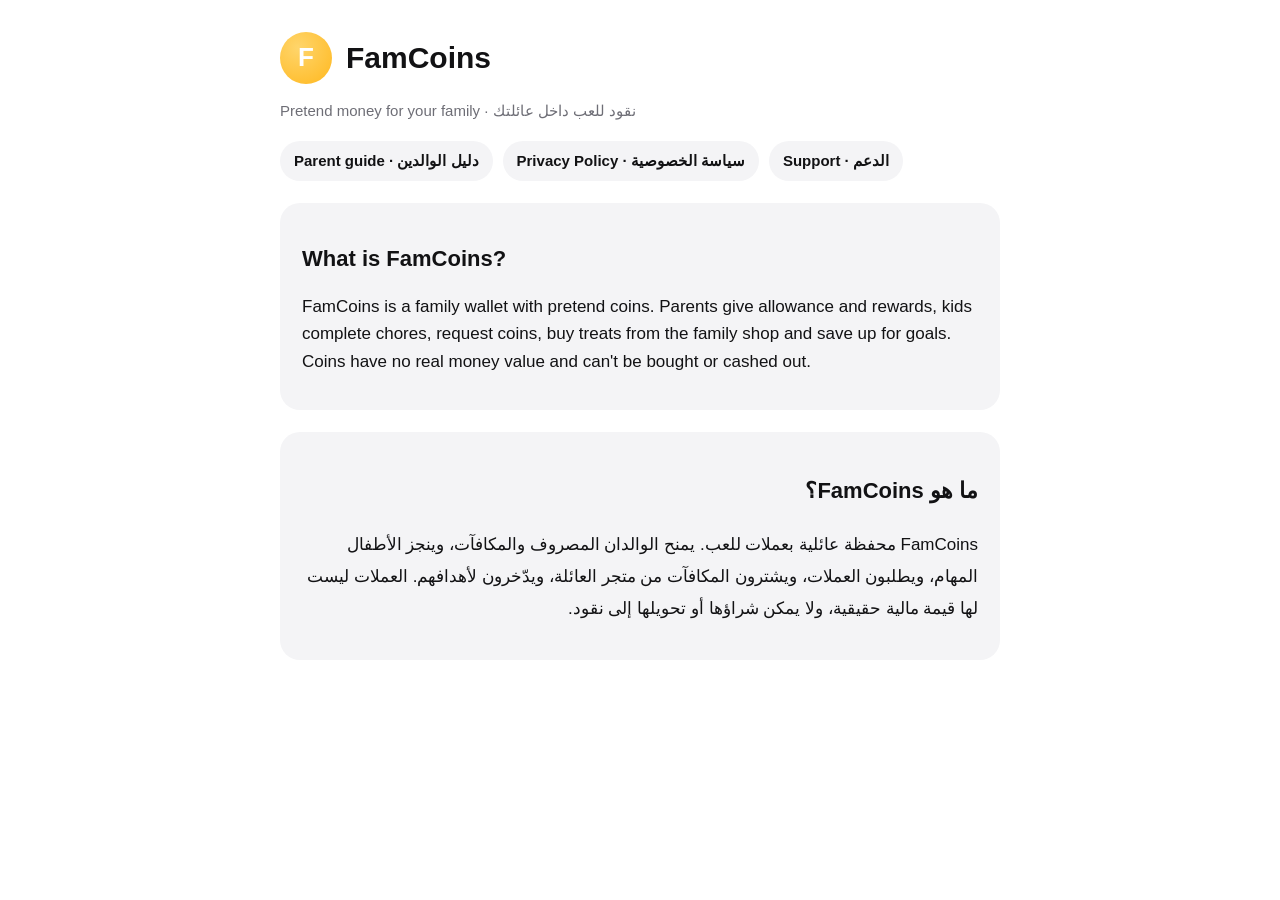
<file: index.html>
<!doctype html><html lang="en"><head><meta charset="utf-8"><meta name="viewport" content="width=device-width,initial-scale=1">
<title>FamCoins - Family Wallet</title><link rel="stylesheet" href="style.css"></head><body><main>
<header><div class="coin">F</div><h1>FamCoins</h1></header>
<p class="muted">Pretend money for your family · نقود للعب داخل عائلتك</p>
<nav><a href="guide/">Parent guide · دليل الوالدين</a><a href="privacy.html">Privacy Policy · سياسة الخصوصية</a><a href="support.html">Support · الدعم</a></nav>
<section class="lang"><h2>What is FamCoins?</h2>
<p>FamCoins is a family wallet with pretend coins. Parents give allowance and rewards, kids complete chores, request coins, buy treats from the family shop and save up for goals. Coins have no real money value and can't be bought or cashed out.</p></section>
<section class="lang" dir="rtl" lang="ar"><h2>ما هو FamCoins؟</h2>
<p>FamCoins محفظة عائلية بعملات للعب. يمنح الوالدان المصروف والمكافآت، وينجز الأطفال المهام، ويطلبون العملات، ويشترون المكافآت من متجر العائلة، ويدّخرون لأهدافهم. العملات ليست لها قيمة مالية حقيقية، ولا يمكن شراؤها أو تحويلها إلى نقود.</p></section>
</main></body></html>
</file>
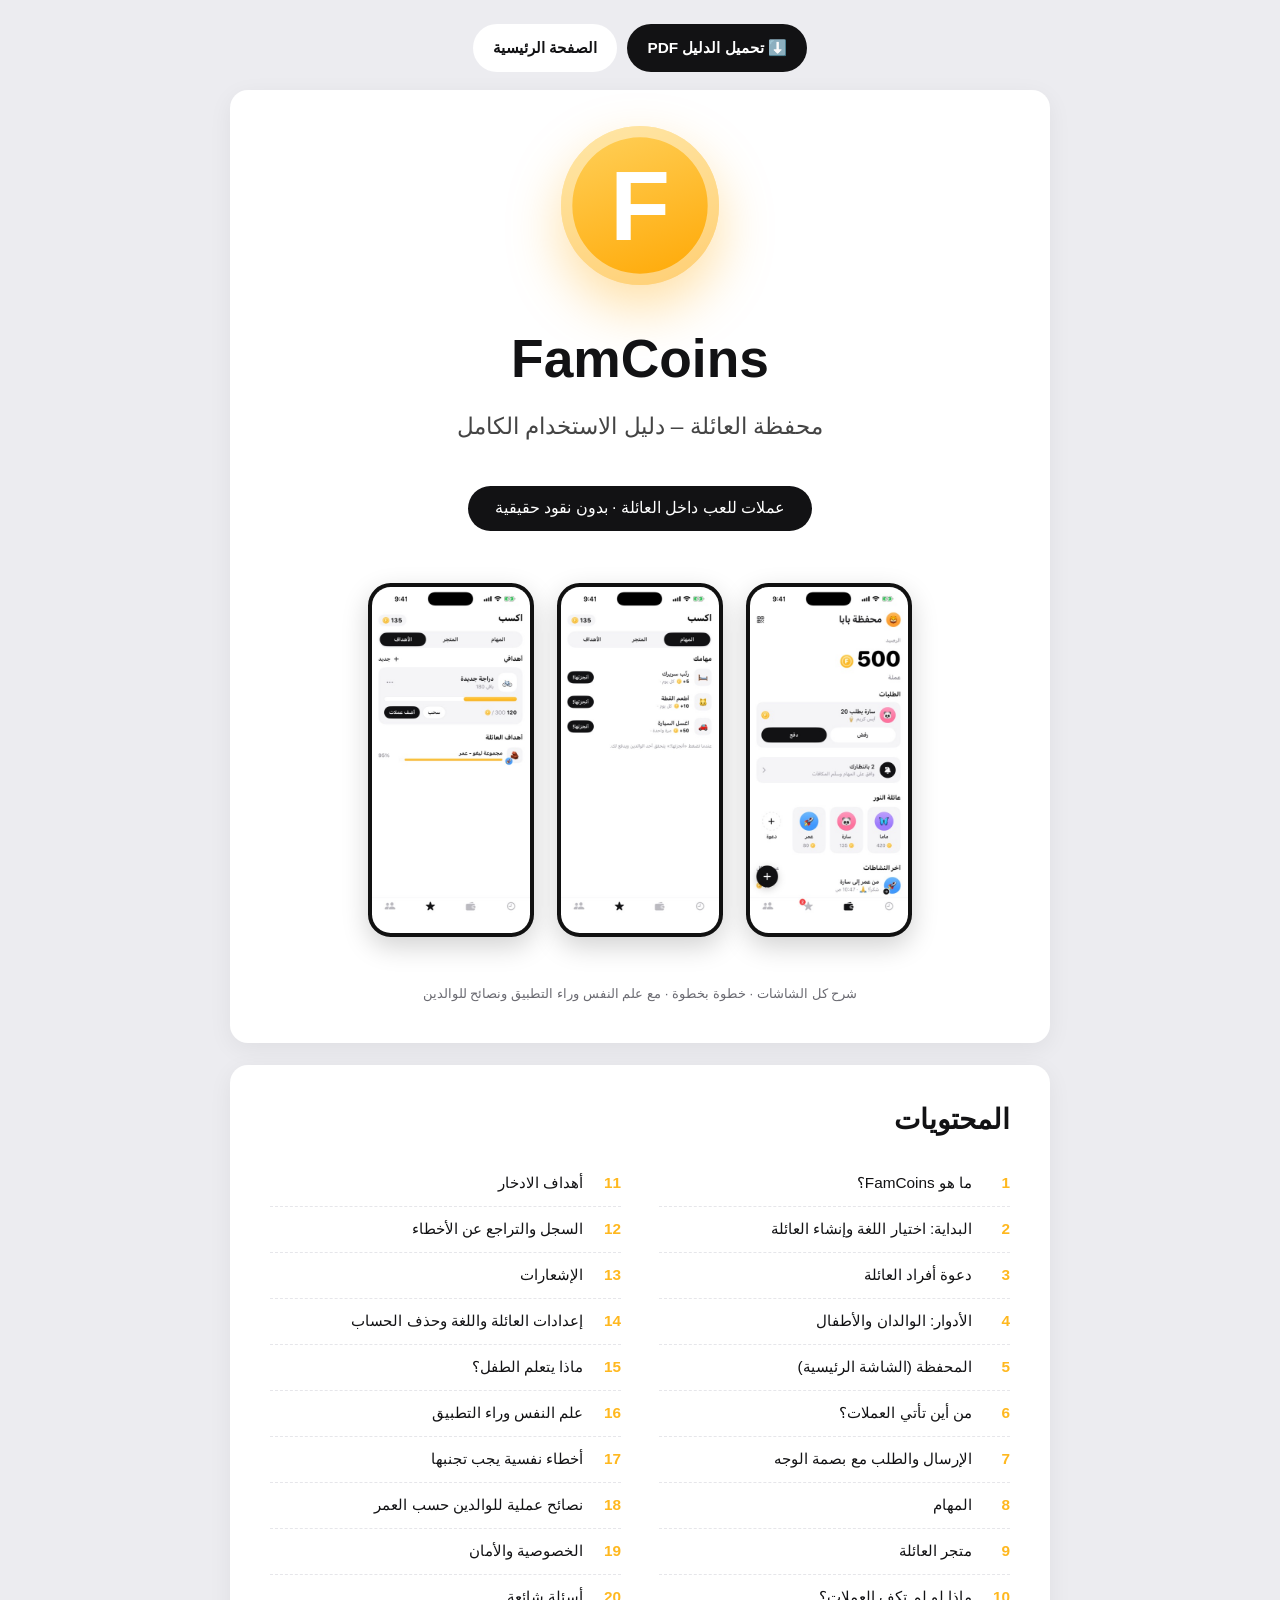
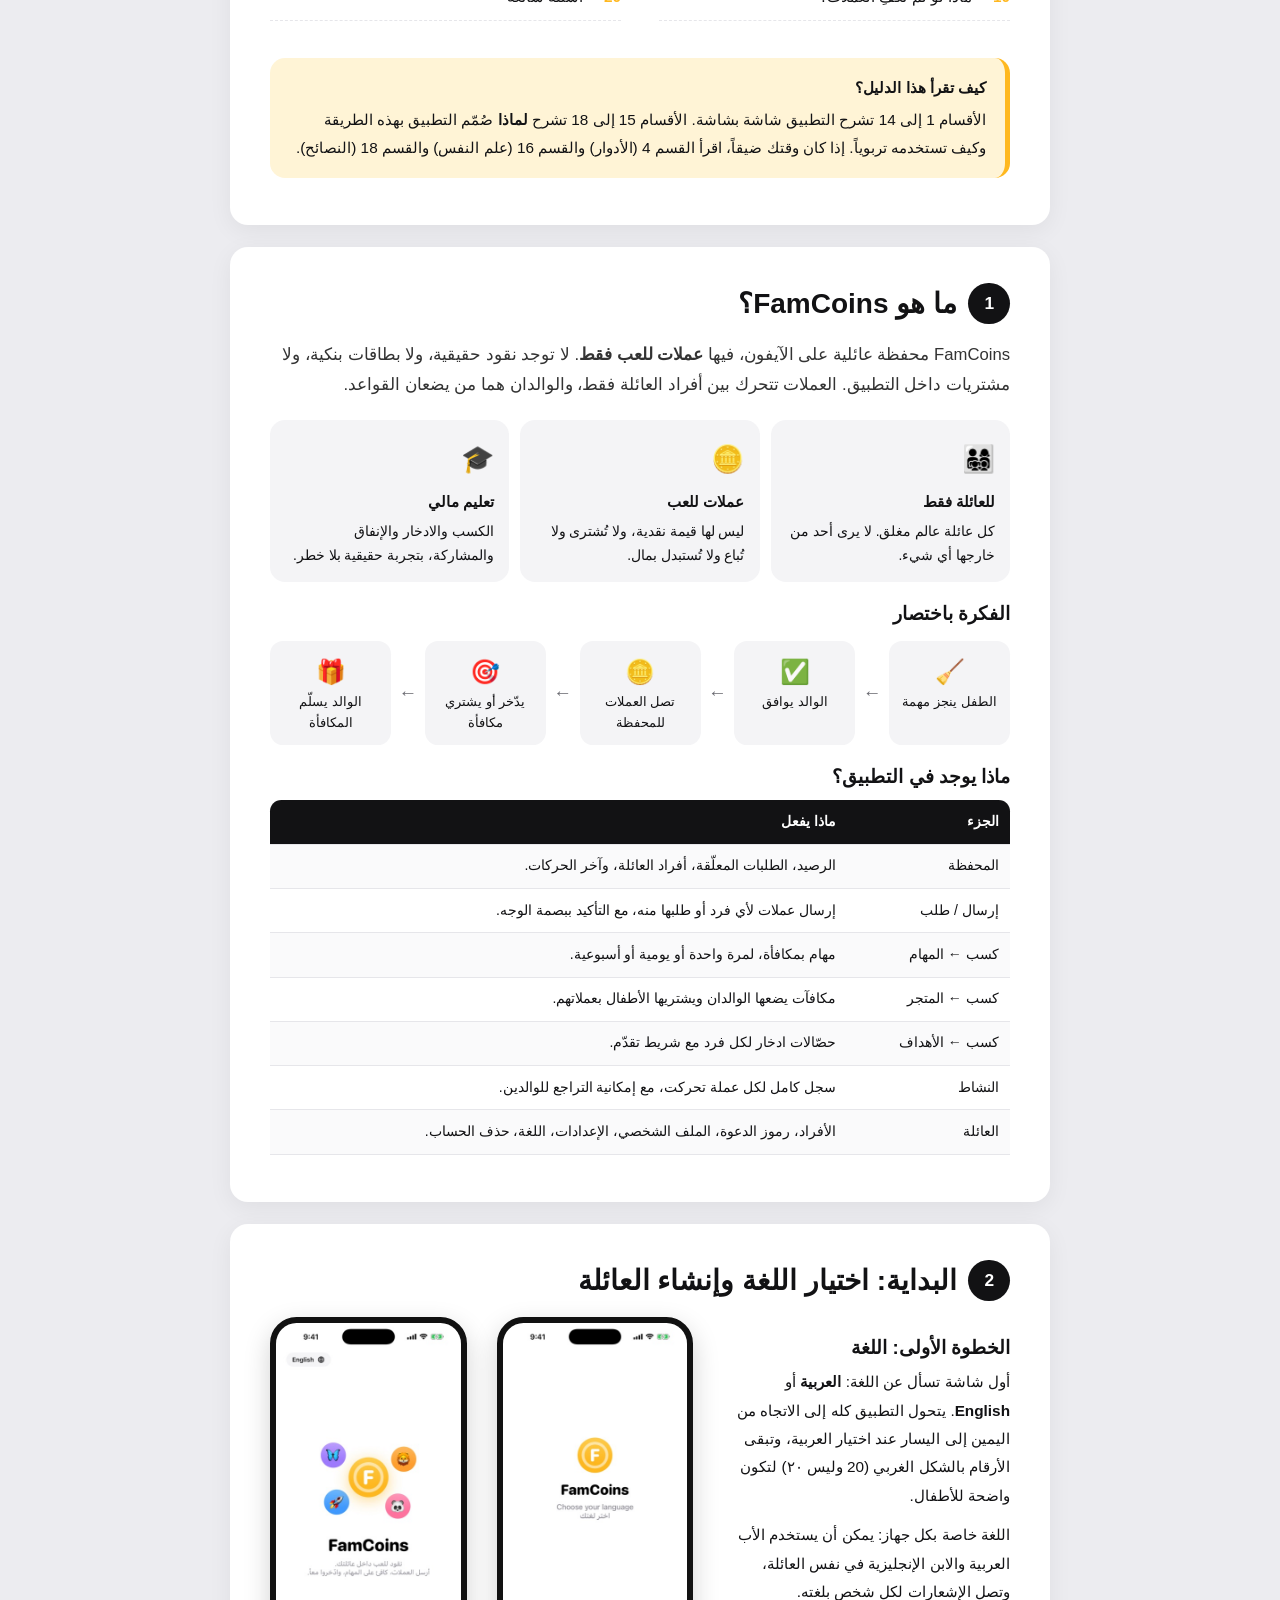
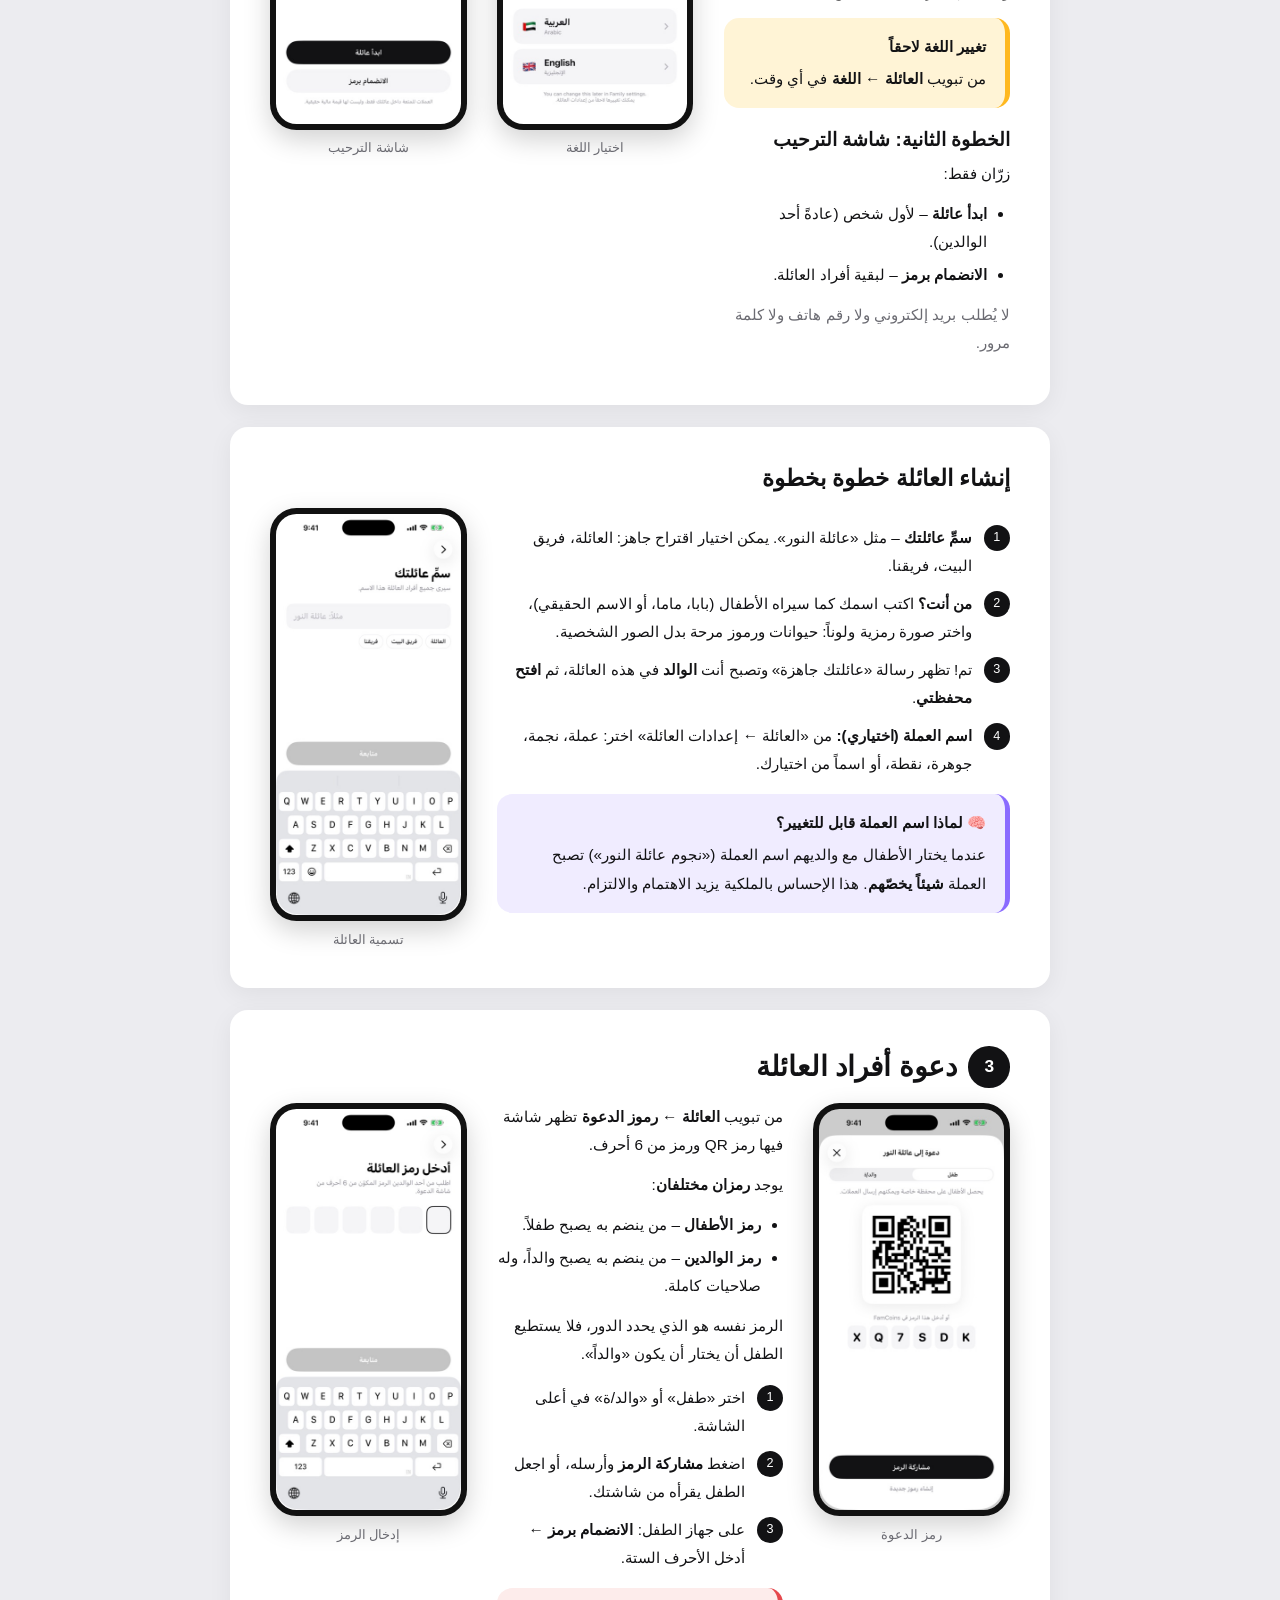
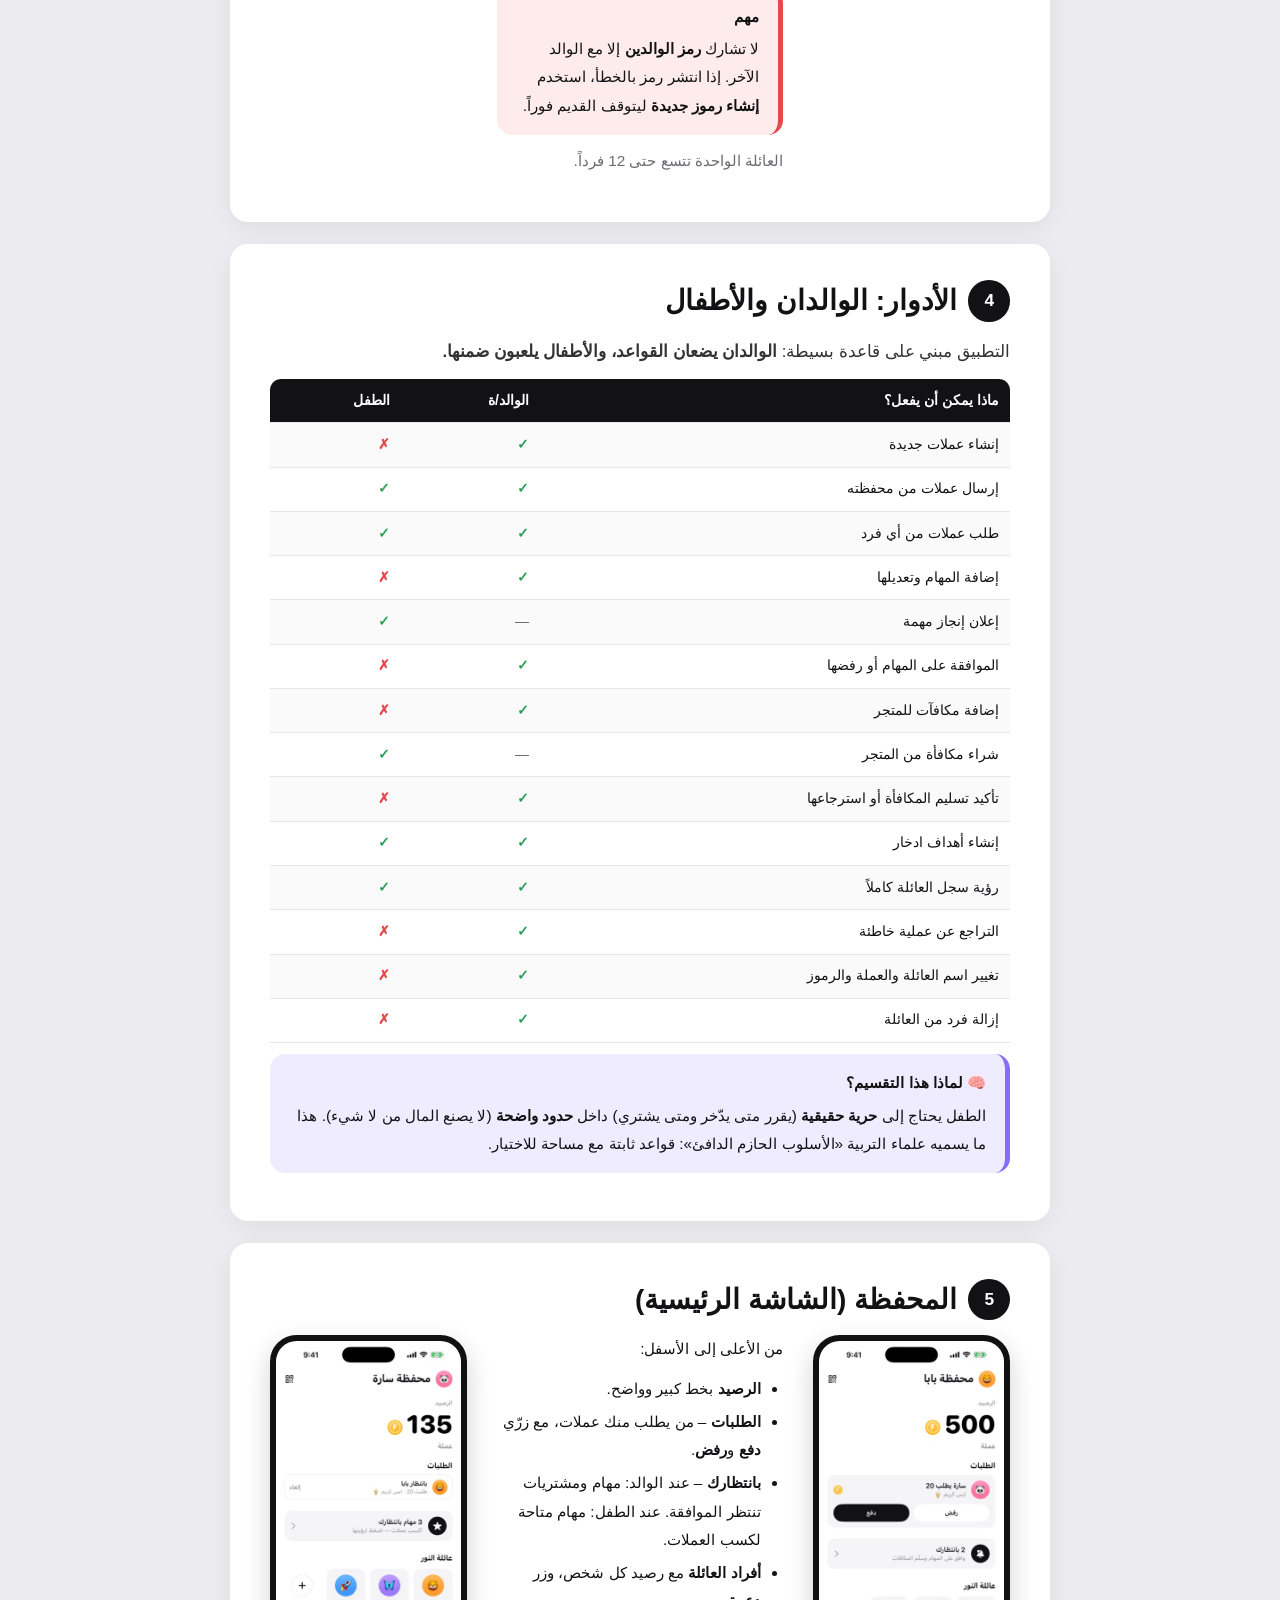
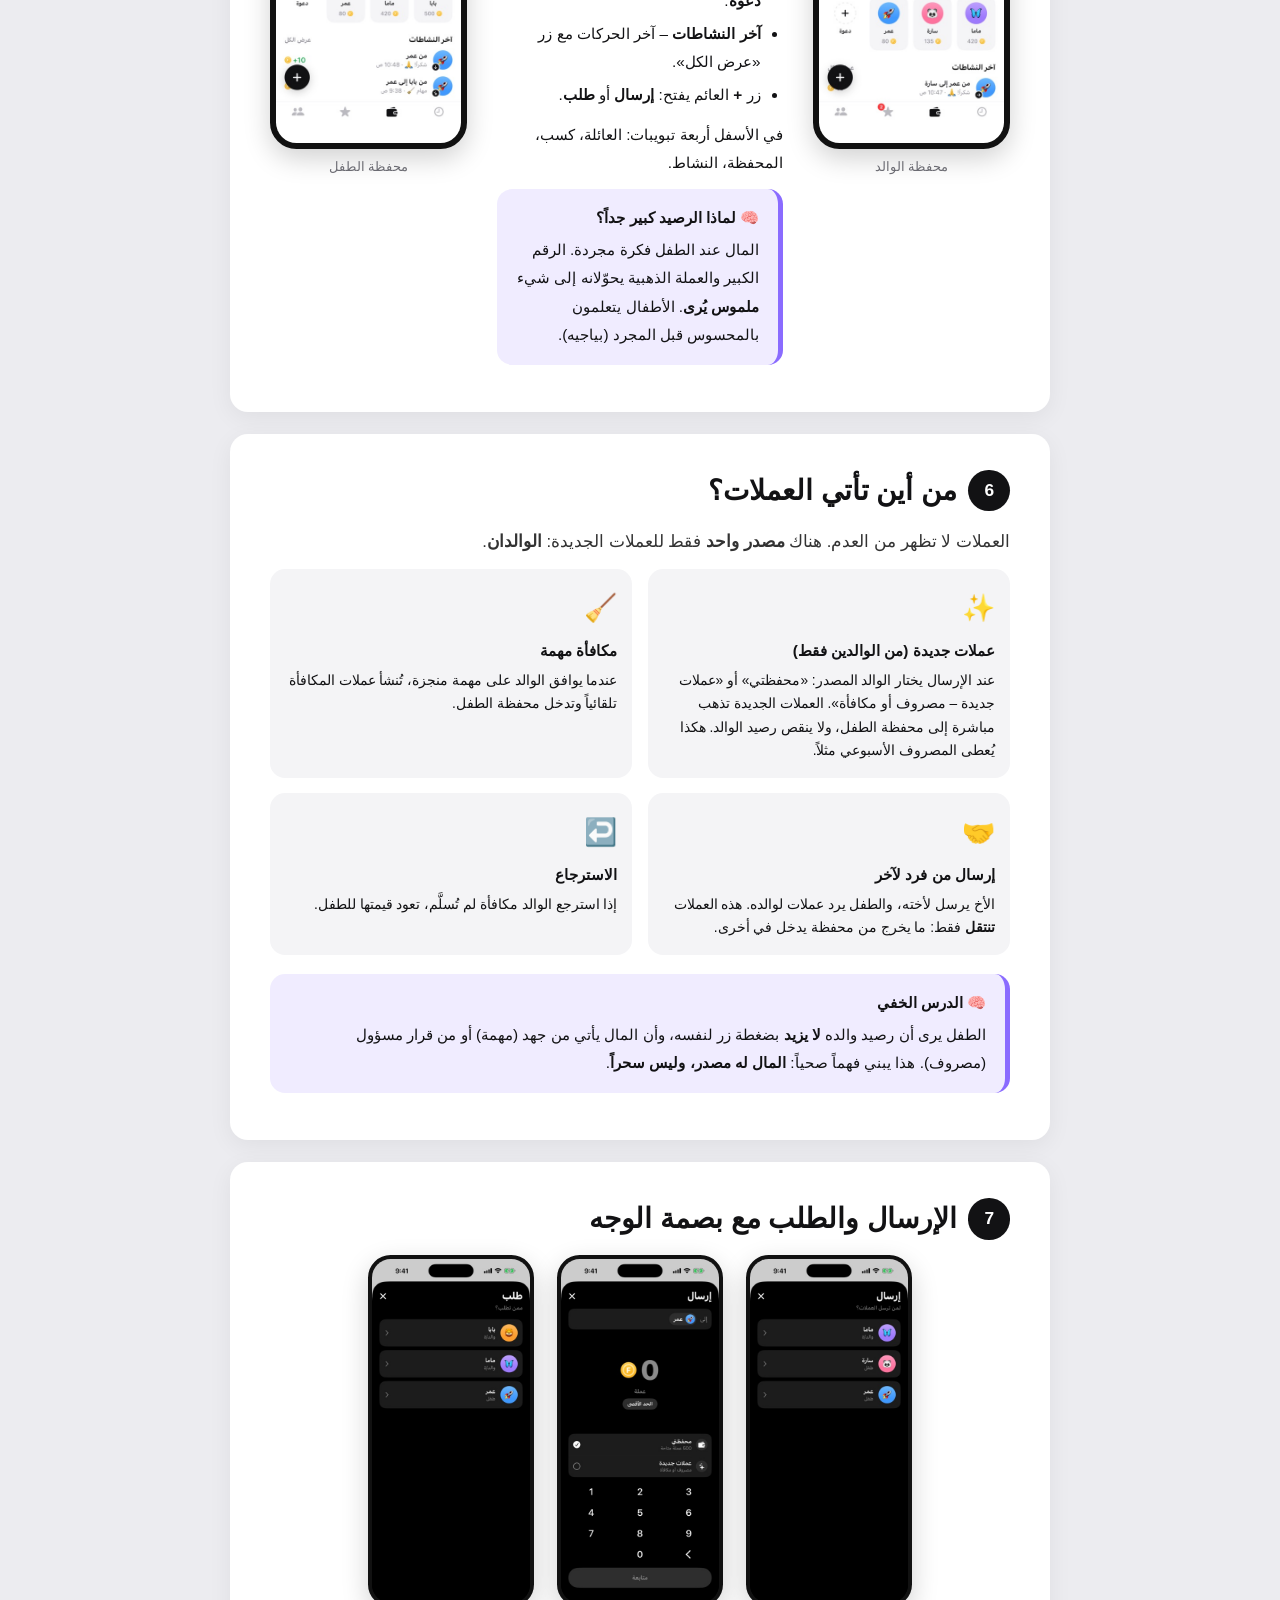
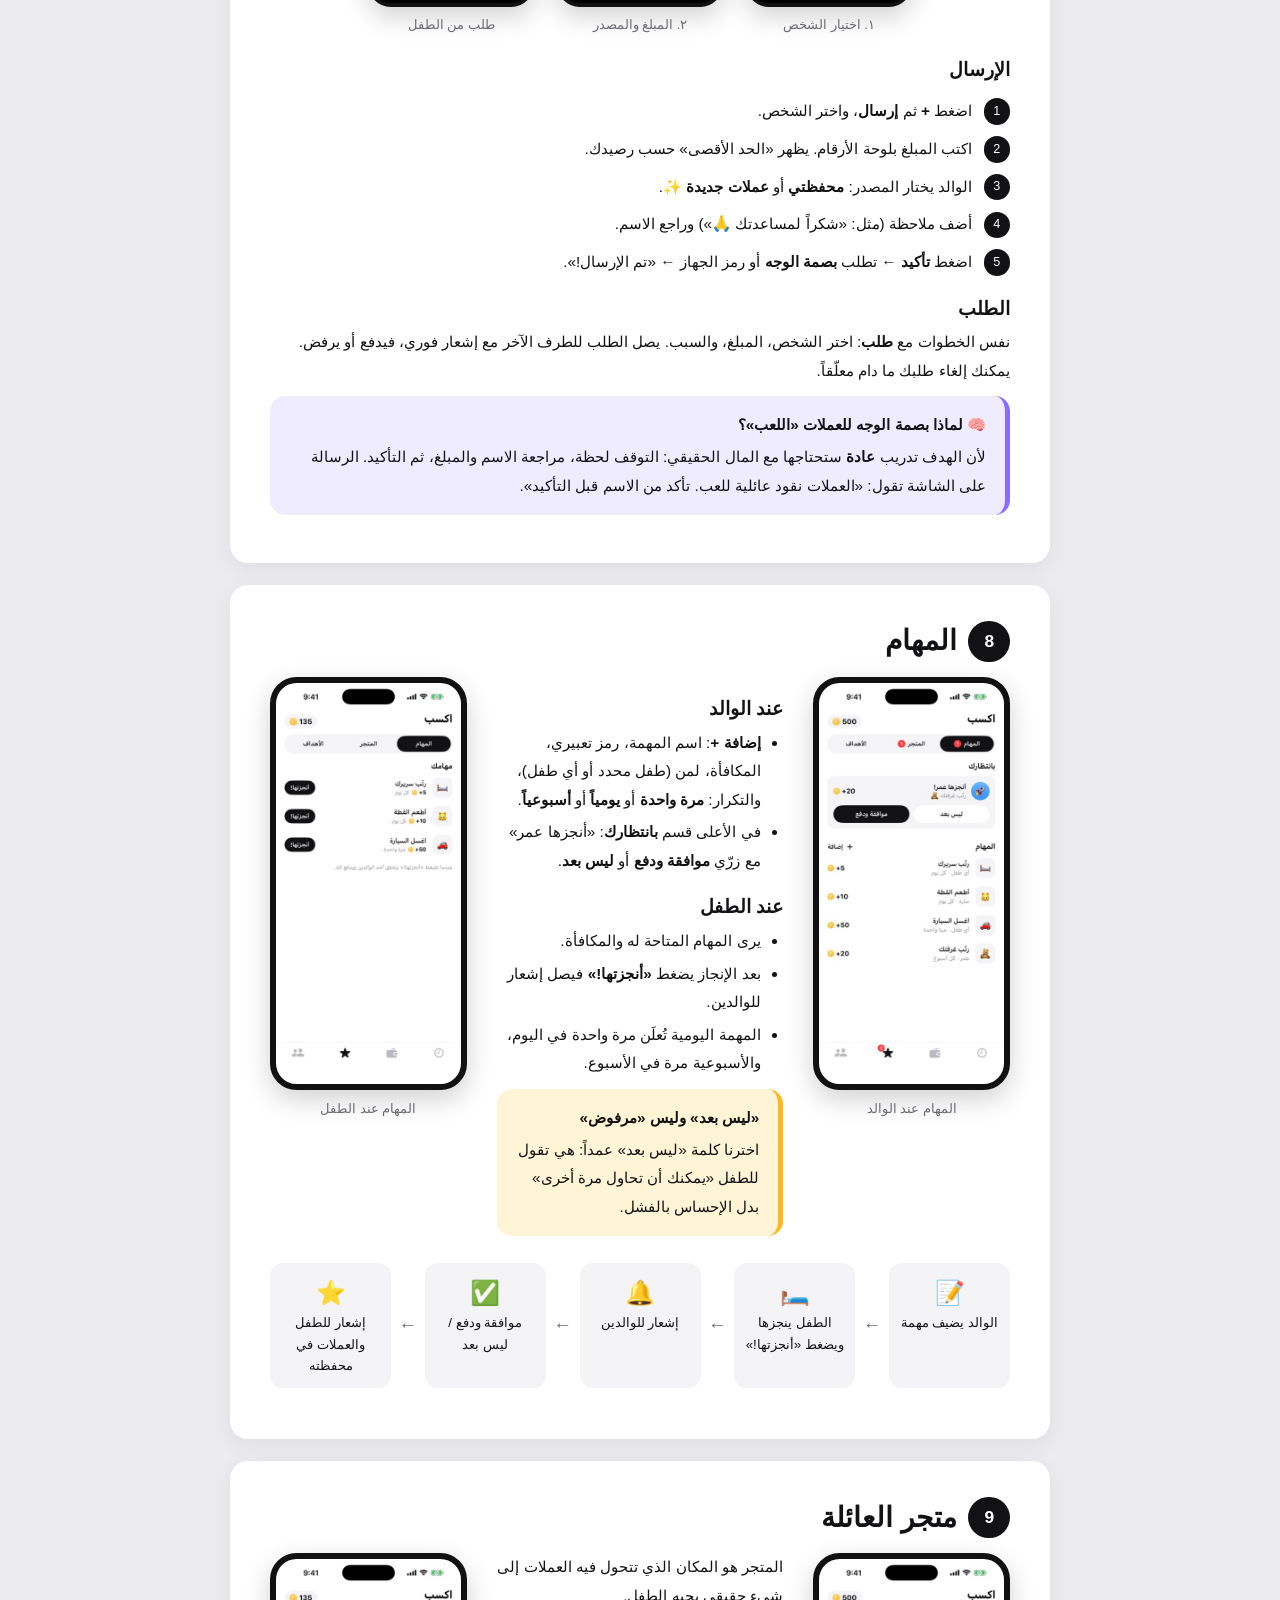
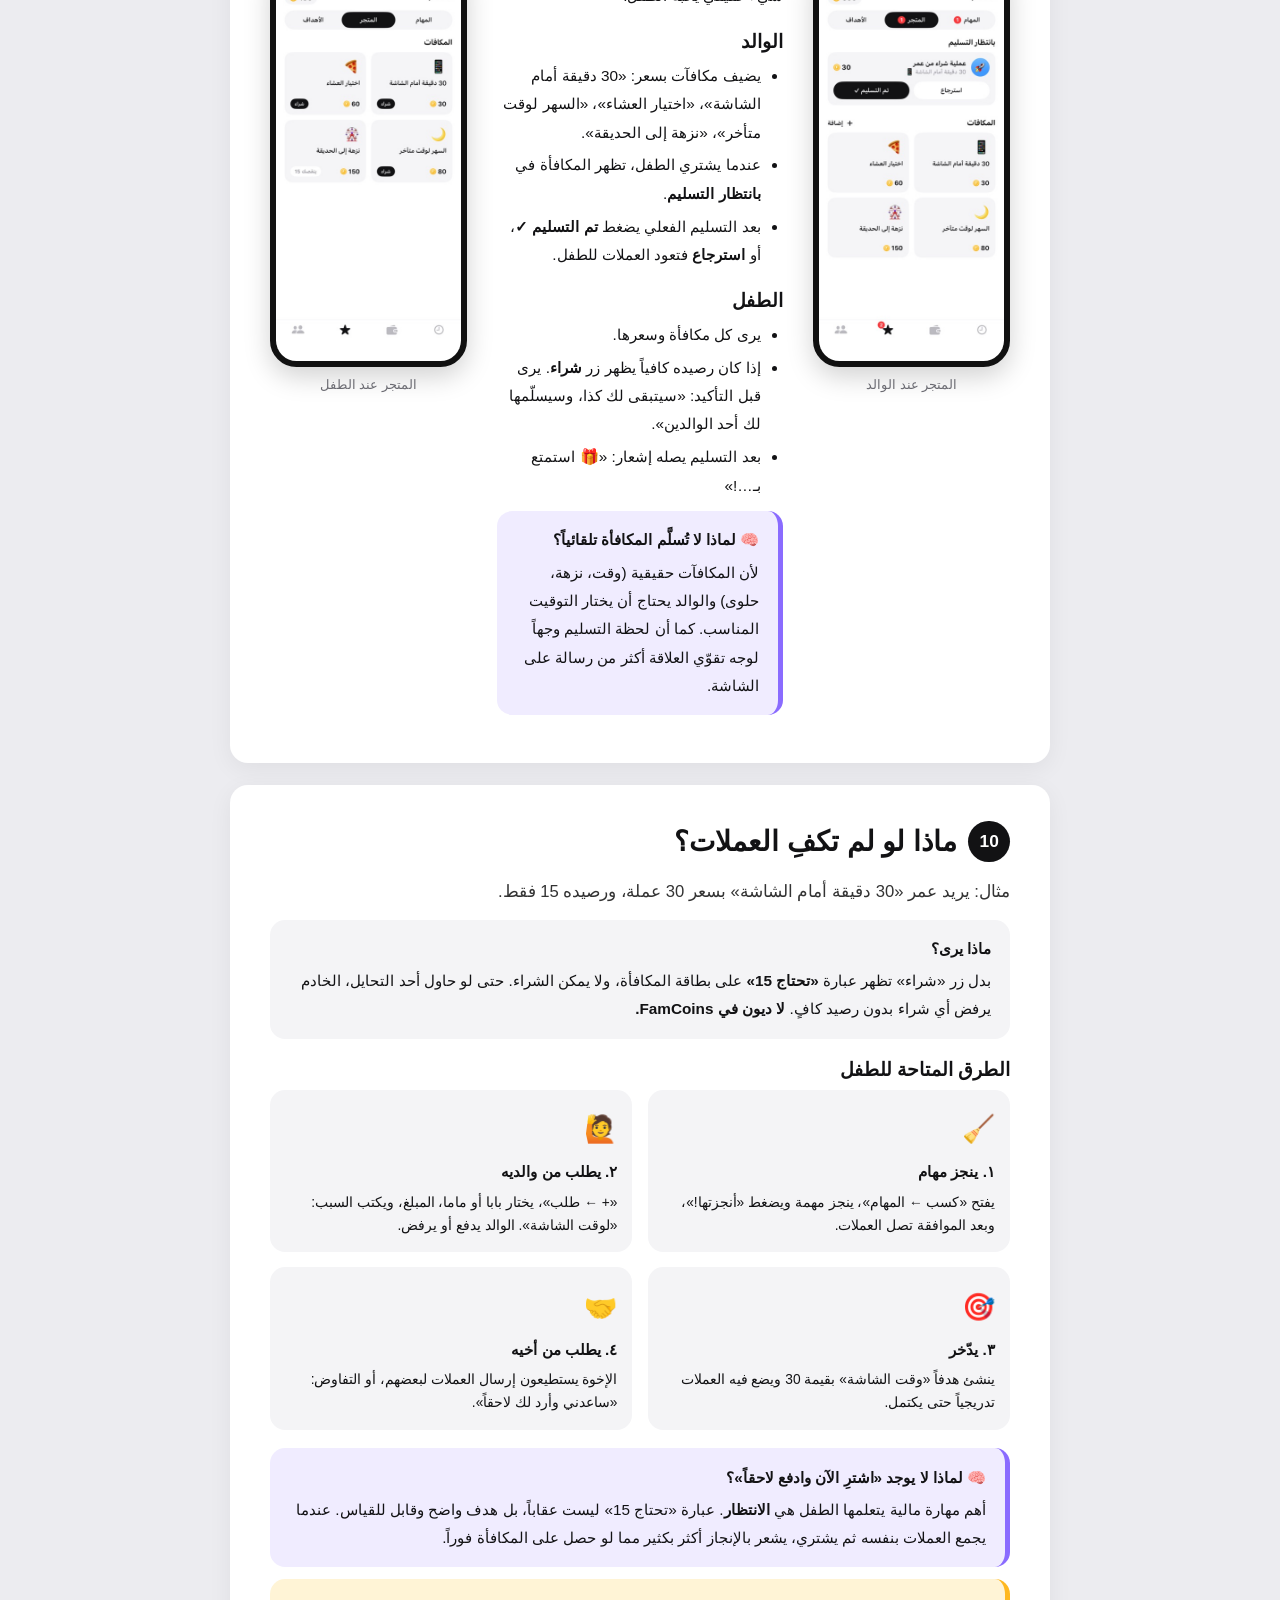
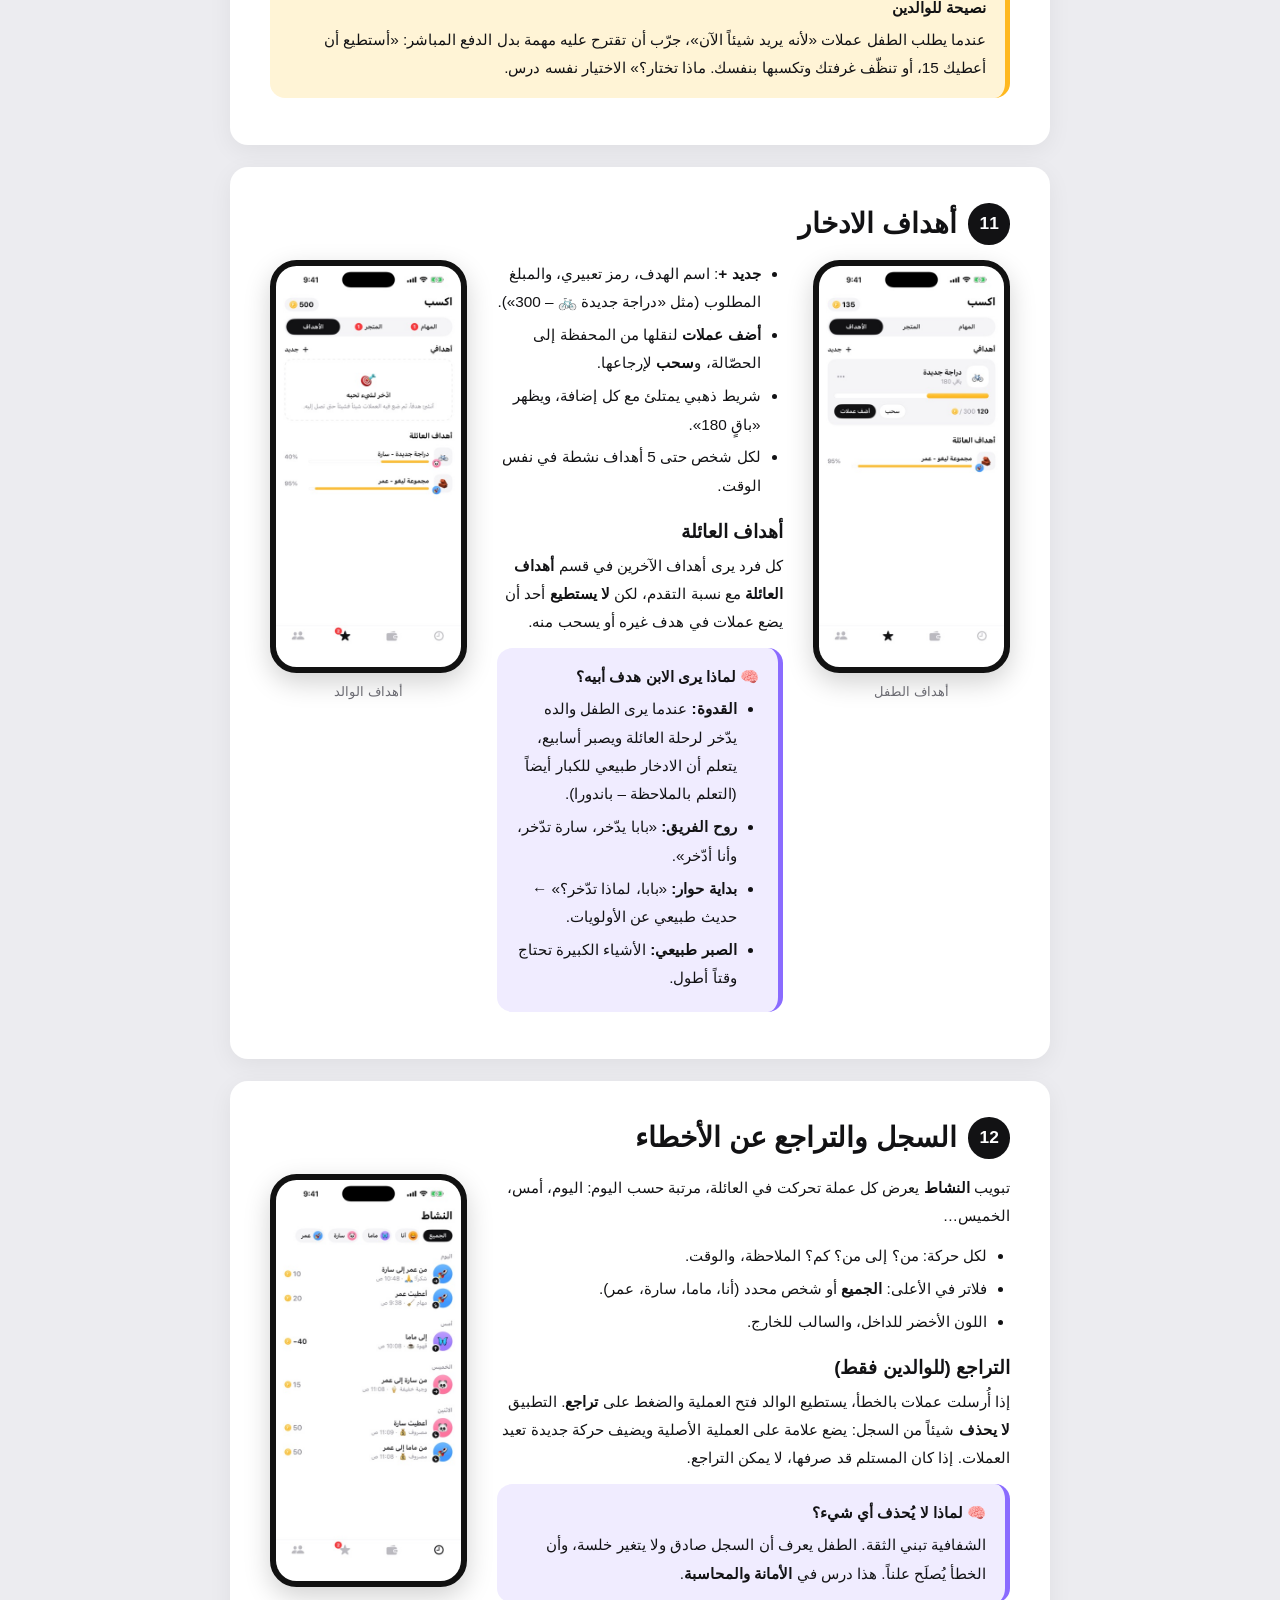
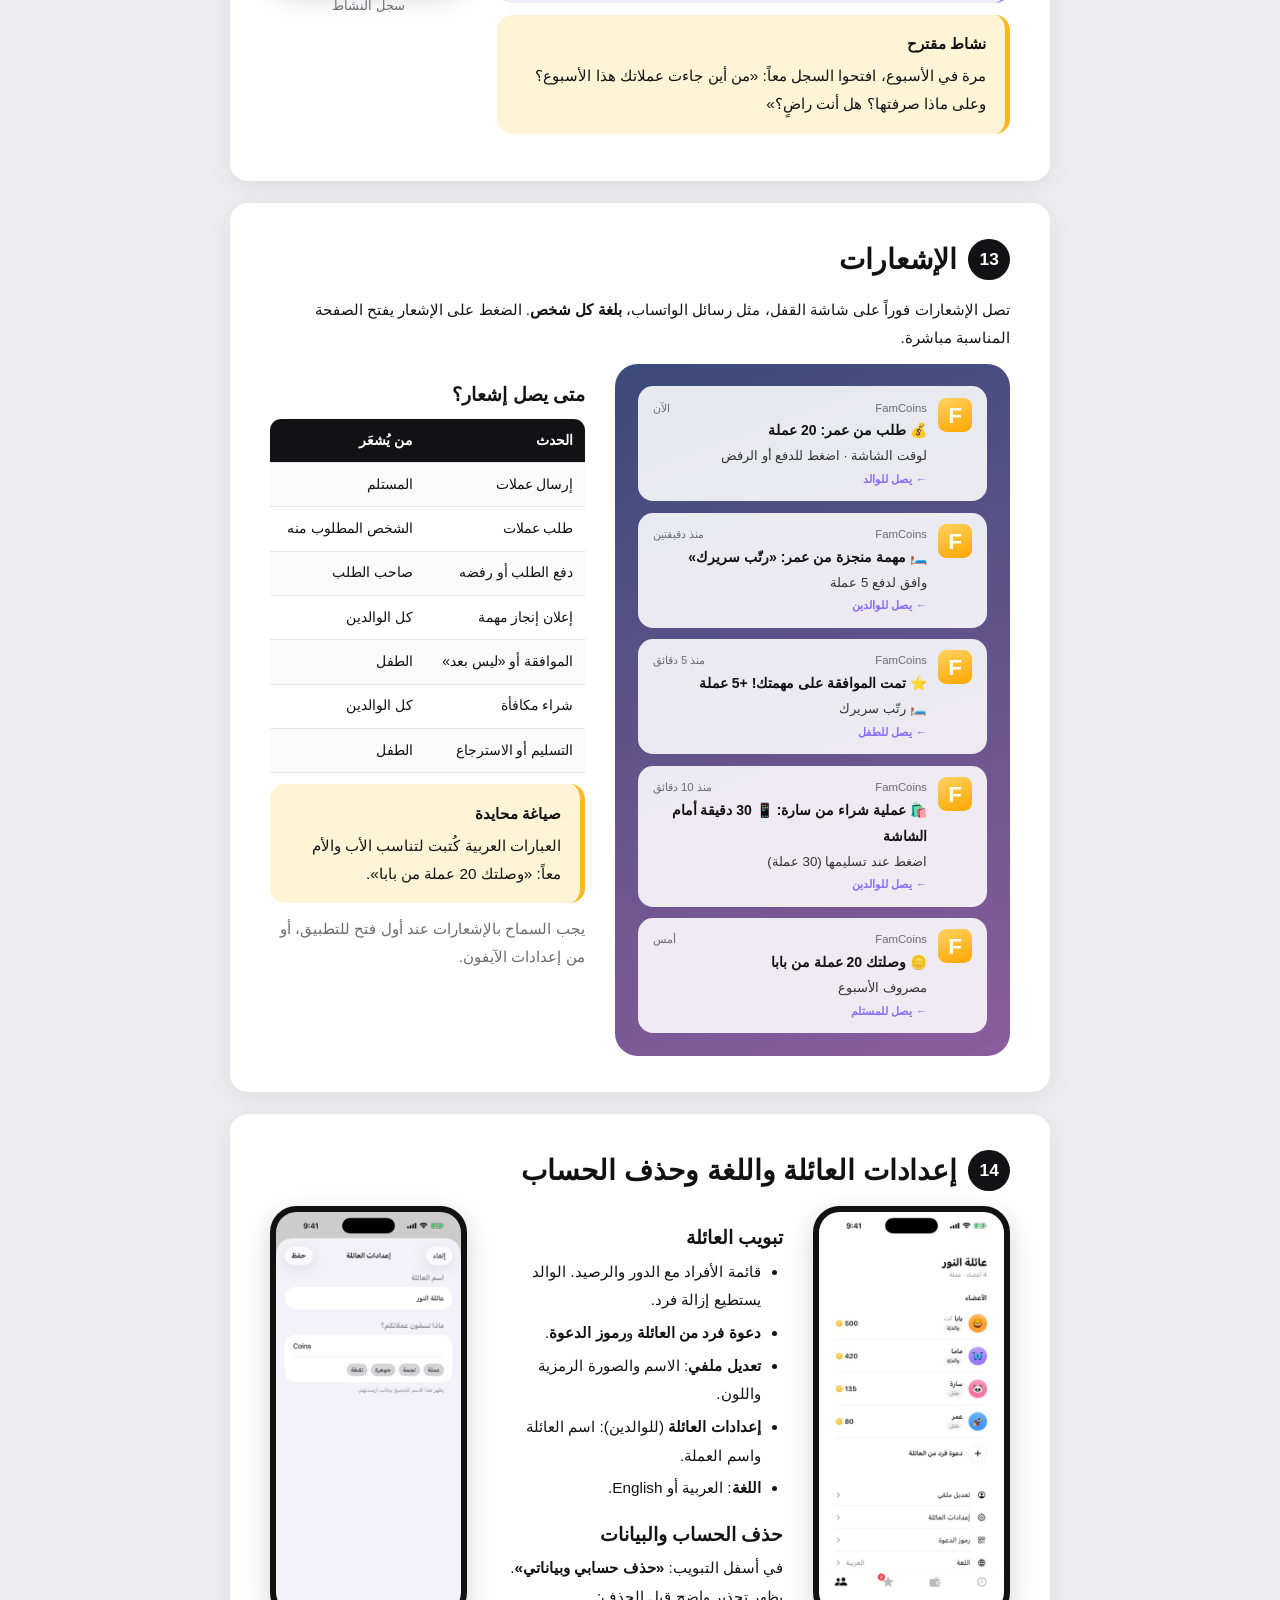
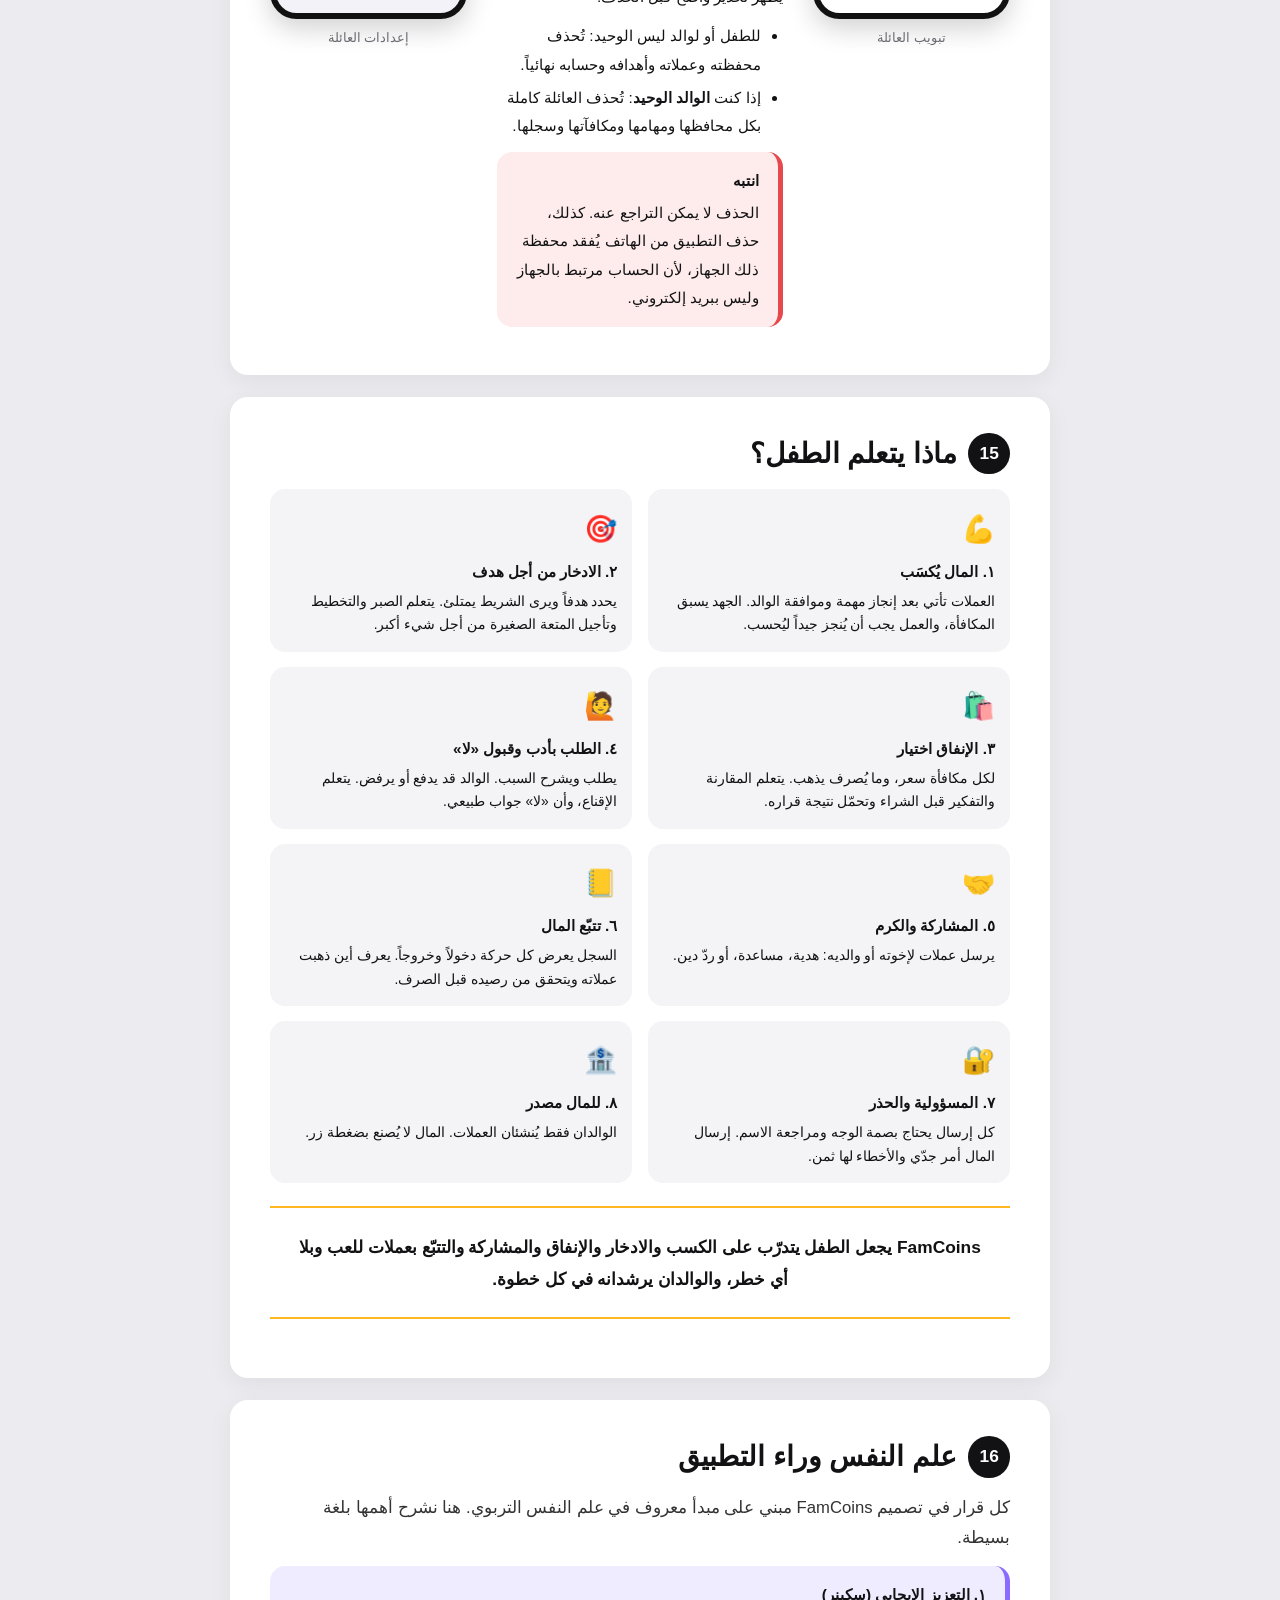
<file: guide/index.html>
<!doctype html>
<html lang="ar" dir="rtl">
<head>
<meta charset="utf-8">
<meta name="viewport" content="width=device-width, initial-scale=1">
<title>دليل FamCoins – محفظة العائلة</title>
<style>
  @page { size: A4; margin: 16mm 15mm 18mm 15mm; }
  :root { --ink:#121214; --sub:#6b6b72; --card:#f4f4f6; --line:#e6e6ea; --gold:#ffb81f; --gold2:#fff4d6;
          --green:#2e9e5b; --blue:#3f8cff; --purple:#8a6bff; --red:#e5484d; }
  * { box-sizing: border-box; }
  html { -webkit-print-color-adjust: exact; print-color-adjust: exact; }
  body { font-family: "SF Arabic", "Geeza Pro", "Noto Naskh Arabic", sans-serif; color: var(--ink);
         font-size: 11.5pt; line-height: 1.85; margin: 0; background: #fff; }
  h1, h2, h3 { line-height: 1.35; margin: 0; }
  h2 { font-size: 21pt; font-weight: 800; margin-bottom: 4mm; display: flex; align-items: center; gap: 3mm; }
  h2 .num { background: var(--ink); color: #fff; border-radius: 50%; width: 11mm; height: 11mm; display: inline-flex;
            align-items: center; justify-content: center; font-size: 13pt; flex: none; }
  h3 { break-after: avoid; font-size: 14pt; font-weight: 700; margin: 5mm 0 2mm; }
  p { margin: 0 0 3mm; }
  .lead { font-size: 12.5pt; color: #333; }
  .muted { color: var(--sub); }
  section { page-break-before: always; }
  .avoid { break-inside: avoid; }
  ul { margin: 0 0 3mm; padding-right: 6mm; }
  li { margin-bottom: 1.2mm; }
  b { font-weight: 700; }
  .en { direction: ltr; unicode-bidi: isolate; font-family: -apple-system, "SF Pro Text", sans-serif; }

  /* cover */
  .cover { height: 260mm; display: flex; flex-direction: column; align-items: center; justify-content: center; text-align: center;
           background: radial-gradient(circle at 50% 38%, var(--gold2) 0, #fff 55%); border-radius: 8mm; }
  .coin { width: 42mm; height: 42mm; border-radius: 50%; background: linear-gradient(160deg, #ffd25e, #ffa600);
          display: flex; align-items: center; justify-content: center; color: #fff; font: 900 26mm/1 -apple-system, sans-serif;
          box-shadow: inset 0 0 0 3mm rgba(255,255,255,.45), 0 6mm 14mm rgba(255,166,0,.35); }
  .cover h1 { font-size: 40pt; font-weight: 900; margin-top: 10mm; }
  .cover .sub { font-size: 17pt; color: #444; margin-top: 3mm; }
  .cover .tag { margin-top: 10mm; display: inline-block; background: var(--ink); color: #fff; border-radius: 99px; padding: 2mm 7mm; font-size: 12pt; }
  .cover .phones { display: flex; gap: 6mm; margin-top: 14mm; }
  .cover .phones img { width: 42mm; }
  .cover .foot { margin-top: 12mm; color: var(--sub); font-size: 10pt; }

  /* toc */
  .toc { columns: 2; column-gap: 10mm; margin-top: 6mm; }
  .toc div { display: flex; gap: 3mm; padding: 2.2mm 0; border-bottom: 1px dashed var(--line); break-inside: avoid; }
  .toc .n { font-weight: 800; min-width: 7mm; color: var(--gold); }

  /* phone frames */
  .phone { width: 52mm; border-radius: 7mm; border: 1.6mm solid #111; overflow: hidden; background: #000; flex: none;
           box-shadow: 0 2.5mm 7mm rgba(0,0,0,.18); }
  .phone img { display: block; width: 100%; }
  .phone.sm { width: 44mm; border-radius: 6mm; border-width: 1.3mm; }
  .cap { font-size: 9.5pt; color: var(--sub); text-align: center; margin-top: 2mm; }
  .shots { display: flex; gap: 6mm; justify-content: center; align-items: flex-start; margin: 4mm 0; flex-wrap: wrap; }
  .fig { display: flex; flex-direction: column; align-items: center; }
  .row { display: flex; gap: 8mm; align-items: flex-start; }
  .row .txt { flex: 1; }

  /* boxes */
  .box { background: var(--card); border-radius: 4mm; padding: 4mm 5mm; margin: 3mm 0; break-inside: avoid; }
  .tip { background: var(--gold2); border-right: 1.5mm solid var(--gold); }
  .warn { background: #fdeceb; border-right: 1.5mm solid var(--red); }
  .good { background: #e8f6ee; border-right: 1.5mm solid var(--green); }
  .psy { background: #f0ecff; border-right: 1.5mm solid var(--purple); }
  .box .t { font-weight: 800; margin-bottom: 1mm; display: block; }

  .steps { counter-reset: s; list-style: none; padding: 0; }
  .steps li { counter-increment: s; position: relative; padding-right: 10mm; margin-bottom: 2.5mm; }
  .steps li::before { content: counter(s); position: absolute; right: 0; top: .3mm; width: 7mm; height: 7mm; border-radius: 50%;
                      background: var(--ink); color: #fff; font-size: 9.5pt; display: flex; align-items: center; justify-content: center; }

  table { width: 100%; border-collapse: collapse; margin: 3mm 0; font-size: 10.5pt; break-inside: avoid; }
  th, td { padding: 2.3mm 3mm; border-bottom: 1px solid var(--line); text-align: right; vertical-align: top; }
  th { background: var(--ink); color: #fff; font-weight: 700; }
  th:first-child { border-radius: 0 3mm 0 0; } th:last-child { border-radius: 3mm 0 0 0; }
  tr:nth-child(even) td { background: #fafafb; }
  .yes { color: var(--green); font-weight: 800; } .no { color: var(--red); font-weight: 800; }

  /* flow diagram */
  .flow { display: flex; align-items: stretch; gap: 2mm; margin: 4mm 0; break-inside: avoid; }
  .flow .st { flex: 1; background: var(--card); border-radius: 3.5mm; padding: 3mm; text-align: center; font-size: 10pt; line-height: 1.6; }
  .flow .st .e { font-size: 18pt; display: block; }
  .flow .ar { align-self: center; color: var(--sub); font-size: 14pt; }

  /* notification mock */
  .notifs { background: linear-gradient(160deg, #3b4a7a, #8b5d9c); border-radius: 6mm; padding: 6mm; display: grid; gap: 3mm; break-inside: avoid; }
  .nt { background: rgba(255,255,255,.88); border-radius: 4mm; padding: 3mm 4mm; display: flex; gap: 3mm; align-items: flex-start; }
  .nt .ic { width: 9mm; height: 9mm; border-radius: 2.2mm; background: linear-gradient(160deg, #ffd25e, #ffa600); color: #fff;
            font: 900 6mm/9mm -apple-system, sans-serif; text-align: center; flex: none; }
  .nt .h { display: flex; justify-content: space-between; font-size: 8.5pt; color: var(--sub); }
  .nt .ti { font-weight: 700; font-size: 10.5pt; }
  .nt .bd { font-size: 10pt; color: #333; }
  .nt .who { font-size: 8.5pt; color: var(--purple); font-weight: 700; }

  .grid2 { display: grid; grid-template-columns: 1fr 1fr; gap: 4mm; }
  .grid3 { display: grid; grid-template-columns: 1fr 1fr 1fr; gap: 3mm; }
  .card { background: var(--card); border-radius: 4mm; padding: 4mm; break-inside: avoid; }
  .card .e { font-size: 20pt; }
  .card .t { font-weight: 800; display: block; margin: 1mm 0; }
  .card p { font-size: 10.3pt; margin: 0; line-height: 1.7; }
  .quote { font-size: 13pt; font-weight: 700; text-align: center; padding: 6mm; border-top: 2px solid var(--gold); border-bottom: 2px solid var(--gold); margin: 6mm 0; }
  .tight .box { margin: 2mm 0; padding: 3mm 4.5mm; line-height: 1.7; font-size: 10.8pt; }
  .tight .lead { margin-bottom: 2mm; }
  .tight .quote { margin: 4mm 0 2mm; padding: 4mm; }
  .dl { display:none; }
  @media screen {
    body { background:#ececf0; padding: 24px 16px 60px; }
    .dl { display:flex; gap:10px; justify-content:center; flex-wrap:wrap; max-width:820px; margin:0 auto 18px; }
    .dl a { background:#121214; color:#fff; text-decoration:none; padding:10px 20px; border-radius:99px; font-weight:700; }
    .dl a.sec { background:#fff; color:#121214; }
    .cover, section { max-width: 820px; margin: 0 auto 22px; background:#fff; border-radius: 18px; padding: 36px 40px; box-shadow:0 6px 24px rgba(0,0,0,.06); }
    .cover { height:auto; min-height: 900px; }
  }
  @media screen and (max-width: 700px) {
    body { padding: 12px 16px 40px; font-size: 15px; }
    .cover, section { padding: 22px 16px; border-radius: 14px; }
    .cover { min-height: 0; }
    .cover h1 { font-size: 34px; }
    .row { flex-direction: column; align-items: center; }
    .row .txt { width: 100%; }
    .grid2, .grid3 { grid-template-columns: 1fr; }
    .toc { columns: 1; }
    .flow { flex-direction: column; }
    .flow .ar { transform: rotate(-90deg); }
    .phone { width: 46vw; max-width: 200px; }
    .phone.sm { width: 28vw; }
    table { font-size: 13px; display:block; overflow-x:auto; }
    h2 { font-size: 24px; }
  }
</style>
</head>
<body>
<div class="dl"><a href="FamCoins_Guide_AR.pdf" download>⬇️ تحميل الدليل PDF</a><a class="sec" href="../">الصفحة الرئيسية</a></div>

<!-- ============ COVER ============ -->
<div class="cover">
  <div class="coin">F</div>
  <h1>FamCoins</h1>
  <div class="sub">محفظة العائلة – دليل الاستخدام الكامل</div>
  <div class="tag">عملات للعب داخل العائلة · بدون نقود حقيقية</div>
  <div class="phones">
    <div class="phone sm"><img src="shots/wallet_parent.jpg"></div>
    <div class="phone sm"><img src="shots/chores_kid.jpg"></div>
    <div class="phone sm"><img src="shots/goals_kid.jpg"></div>
  </div>
  <div class="foot">شرح كل الشاشات · خطوة بخطوة · مع علم النفس وراء التطبيق ونصائح للوالدين</div>
</div>

<!-- ============ TOC ============ -->
<section>
  <h2>المحتويات</h2>
  <div class="toc">
    <div><span class="n">1</span>ما هو FamCoins؟</div>
    <div><span class="n">2</span>البداية: اختيار اللغة وإنشاء العائلة</div>
    <div><span class="n">3</span>دعوة أفراد العائلة</div>
    <div><span class="n">4</span>الأدوار: الوالدان والأطفال</div>
    <div><span class="n">5</span>المحفظة (الشاشة الرئيسية)</div>
    <div><span class="n">6</span>من أين تأتي العملات؟</div>
    <div><span class="n">7</span>الإرسال والطلب مع بصمة الوجه</div>
    <div><span class="n">8</span>المهام</div>
    <div><span class="n">9</span>متجر العائلة</div>
    <div><span class="n">10</span>ماذا لو لم تكفِ العملات؟</div>
    <div><span class="n">11</span>أهداف الادخار</div>
    <div><span class="n">12</span>السجل والتراجع عن الأخطاء</div>
    <div><span class="n">13</span>الإشعارات</div>
    <div><span class="n">14</span>إعدادات العائلة واللغة وحذف الحساب</div>
    <div><span class="n">15</span>ماذا يتعلم الطفل؟</div>
    <div><span class="n">16</span>علم النفس وراء التطبيق</div>
    <div><span class="n">17</span>أخطاء نفسية يجب تجنبها</div>
    <div><span class="n">18</span>نصائح عملية للوالدين حسب العمر</div>
    <div><span class="n">19</span>الخصوصية والأمان</div>
    <div><span class="n">20</span>أسئلة شائعة</div>
  </div>
  <div class="box tip" style="margin-top:10mm">
    <span class="t">كيف تقرأ هذا الدليل؟</span>
    الأقسام 1 إلى 14 تشرح التطبيق شاشة بشاشة. الأقسام 15 إلى 18 تشرح <b>لماذا</b> صُمّم التطبيق بهذه الطريقة وكيف تستخدمه تربوياً.
    إذا كان وقتك ضيقاً، اقرأ القسم 4 (الأدوار) والقسم 16 (علم النفس) والقسم 18 (النصائح).
  </div>
</section>

<!-- ============ 1 ============ -->
<section>
  <h2><span class="num">1</span>ما هو FamCoins؟</h2>
  <p class="lead">FamCoins محفظة عائلية على الآيفون، فيها <b>عملات للعب فقط</b>. لا توجد نقود حقيقية، ولا بطاقات بنكية، ولا مشتريات داخل التطبيق.
  العملات تتحرك بين أفراد العائلة فقط، والوالدان هما من يضعان القواعد.</p>

  <div class="grid3" style="margin:5mm 0">
    <div class="card"><div class="e">👨‍👩‍👧‍👦</div><span class="t">للعائلة فقط</span><p>كل عائلة عالم مغلق. لا يرى أحد من خارجها أي شيء.</p></div>
    <div class="card"><div class="e">🪙</div><span class="t">عملات للعب</span><p>ليس لها قيمة نقدية، ولا تُشترى ولا تُباع ولا تُستبدل بمال.</p></div>
    <div class="card"><div class="e">🎓</div><span class="t">تعليم مالي</span><p>الكسب والادخار والإنفاق والمشاركة، بتجربة حقيقية بلا خطر.</p></div>
  </div>

  <h3>الفكرة باختصار</h3>
  <div class="flow">
    <div class="st"><span class="e">🧹</span>الطفل ينجز مهمة</div><div class="ar">←</div>
    <div class="st"><span class="e">✅</span>الوالد يوافق</div><div class="ar">←</div>
    <div class="st"><span class="e">🪙</span>تصل العملات للمحفظة</div><div class="ar">←</div>
    <div class="st"><span class="e">🎯</span>يدّخر أو يشتري مكافأة</div><div class="ar">←</div>
    <div class="st"><span class="e">🎁</span>الوالد يسلّم المكافأة</div>
  </div>

  <h3>ماذا يوجد في التطبيق؟</h3>
  <table>
    <tr><th>الجزء</th><th>ماذا يفعل</th></tr>
    <tr><td>المحفظة</td><td>الرصيد، الطلبات المعلّقة، أفراد العائلة، وآخر الحركات.</td></tr>
    <tr><td>إرسال / طلب</td><td>إرسال عملات لأي فرد أو طلبها منه، مع التأكيد ببصمة الوجه.</td></tr>
    <tr><td>كسب ← المهام</td><td>مهام بمكافأة، لمرة واحدة أو يومية أو أسبوعية.</td></tr>
    <tr><td>كسب ← المتجر</td><td>مكافآت يضعها الوالدان ويشتريها الأطفال بعملاتهم.</td></tr>
    <tr><td>كسب ← الأهداف</td><td>حصّالات ادخار لكل فرد مع شريط تقدّم.</td></tr>
    <tr><td>النشاط</td><td>سجل كامل لكل عملة تحركت، مع إمكانية التراجع للوالدين.</td></tr>
    <tr><td>العائلة</td><td>الأفراد، رموز الدعوة، الملف الشخصي، الإعدادات، اللغة، حذف الحساب.</td></tr>
  </table>
</section>

<!-- ============ 2 ============ -->
<section>
  <h2><span class="num">2</span>البداية: اختيار اللغة وإنشاء العائلة</h2>
  <div class="row">
    <div class="txt">
      <h3>الخطوة الأولى: اللغة</h3>
      <p>أول شاشة تسأل عن اللغة: <b>العربية</b> أو <b>English</b>. يتحول التطبيق كله إلى الاتجاه من اليمين إلى اليسار عند اختيار العربية،
      وتبقى الأرقام بالشكل الغربي (20 وليس ٢٠) لتكون واضحة للأطفال.</p>
      <p>اللغة خاصة بكل جهاز: يمكن أن يستخدم الأب العربية والابن الإنجليزية في نفس العائلة، وتصل الإشعارات لكل شخص بلغته.</p>
      <div class="box tip"><span class="t">تغيير اللغة لاحقاً</span>من تبويب <b>العائلة ← اللغة</b> في أي وقت.</div>
      <h3>الخطوة الثانية: شاشة الترحيب</h3>
      <p>زرّان فقط:</p>
      <ul>
        <li><b>ابدأ عائلة</b> – لأول شخص (عادةً أحد الوالدين).</li>
        <li><b>الانضمام برمز</b> – لبقية أفراد العائلة.</li>
      </ul>
      <p class="muted">لا يُطلب بريد إلكتروني ولا رقم هاتف ولا كلمة مرور.</p>
    </div>
    <div class="fig"><div class="phone"><img src="shots/language.jpg"></div><div class="cap">اختيار اللغة</div></div>
    <div class="fig"><div class="phone"><img src="shots/welcome.jpg"></div><div class="cap">شاشة الترحيب</div></div>
  </div>
</section>

<section>
  <h2 style="font-size:17pt">إنشاء العائلة خطوة بخطوة</h2>
  <div class="row">
    <div class="txt">
      <ol class="steps">
        <li><b>سمِّ عائلتك</b> – مثل «عائلة النور». يمكن اختيار اقتراح جاهز: العائلة، فريق البيت، فريقنا.</li>
        <li><b>من أنت؟</b> اكتب اسمك كما سيراه الأطفال (بابا، ماما، أو الاسم الحقيقي)، واختر صورة رمزية ولوناً: حيوانات ورموز مرحة بدل الصور الشخصية.</li>
        <li>تم! تظهر رسالة «عائلتك جاهزة» وتصبح أنت <b>الوالد</b> في هذه العائلة، ثم <b>افتح محفظتي</b>.</li>
        <li><b>اسم العملة (اختياري):</b> من «العائلة ← إعدادات العائلة» اختر: عملة، نجمة، جوهرة، نقطة، أو اسماً من اختيارك.</li>
      </ol>
      <div class="box psy"><span class="t">🧠 لماذا اسم العملة قابل للتغيير؟</span>
      عندما يختار الأطفال مع والديهم اسم العملة («نجوم عائلة النور») تصبح العملة <b>شيئاً يخصّهم</b>. هذا الإحساس بالملكية يزيد الاهتمام والالتزام.</div>
    </div>
    <div class="fig"><div class="phone"><img src="shots/create.jpg"></div><div class="cap">تسمية العائلة</div></div>
  </div>
</section>

<!-- ============ 3 ============ -->
<section>
  <h2><span class="num">3</span>دعوة أفراد العائلة</h2>
  <div class="row">
    <div class="fig"><div class="phone"><img src="shots/invite.jpg"></div><div class="cap">رمز الدعوة</div></div>
    <div class="txt">
      <p>من تبويب <b>العائلة ← رموز الدعوة</b> تظهر شاشة فيها رمز QR ورمز من 6 أحرف.</p>
      <p>يوجد <b>رمزان مختلفان</b>:</p>
      <ul>
        <li><b>رمز الأطفال</b> – من ينضم به يصبح طفلاً.</li>
        <li><b>رمز الوالدين</b> – من ينضم به يصبح والداً، وله صلاحيات كاملة.</li>
      </ul>
      <p>الرمز نفسه هو الذي يحدد الدور، فلا يستطيع الطفل أن يختار أن يكون «والداً».</p>
      <ol class="steps">
        <li>اختر «طفل» أو «والد/ة» في أعلى الشاشة.</li>
        <li>اضغط <b>مشاركة الرمز</b> وأرسله، أو اجعل الطفل يقرأه من شاشتك.</li>
        <li>على جهاز الطفل: <b>الانضمام برمز</b> ← أدخل الأحرف الستة.</li>
      </ol>
      <div class="box warn"><span class="t">مهم</span>لا تشارك <b>رمز الوالدين</b> إلا مع الوالد الآخر. إذا انتشر رمز بالخطأ، استخدم <b>إنشاء رموز جديدة</b> ليتوقف القديم فوراً.</div>
      <p class="muted">العائلة الواحدة تتسع حتى 12 فرداً.</p>
    </div>
    <div class="fig"><div class="phone"><img src="shots/join.jpg"></div><div class="cap">إدخال الرمز</div></div>
  </div>
</section>

<!-- ============ 4 ============ -->
<section>
  <h2><span class="num">4</span>الأدوار: الوالدان والأطفال</h2>
  <p class="lead">التطبيق مبني على قاعدة بسيطة: <b>الوالدان يضعان القواعد، والأطفال يلعبون ضمنها.</b></p>
  <table>
    <tr><th>ماذا يمكن أن يفعل؟</th><th>الوالد/ة</th><th>الطفل</th></tr>
    <tr><td>إنشاء عملات جديدة</td><td class="yes">✓</td><td class="no">✗</td></tr>
    <tr><td>إرسال عملات من محفظته</td><td class="yes">✓</td><td class="yes">✓</td></tr>
    <tr><td>طلب عملات من أي فرد</td><td class="yes">✓</td><td class="yes">✓</td></tr>
    <tr><td>إضافة المهام وتعديلها</td><td class="yes">✓</td><td class="no">✗</td></tr>
    <tr><td>إعلان إنجاز مهمة</td><td class="muted">—</td><td class="yes">✓</td></tr>
    <tr><td>الموافقة على المهام أو رفضها</td><td class="yes">✓</td><td class="no">✗</td></tr>
    <tr><td>إضافة مكافآت للمتجر</td><td class="yes">✓</td><td class="no">✗</td></tr>
    <tr><td>شراء مكافأة من المتجر</td><td class="muted">—</td><td class="yes">✓</td></tr>
    <tr><td>تأكيد تسليم المكافأة أو استرجاعها</td><td class="yes">✓</td><td class="no">✗</td></tr>
    <tr><td>إنشاء أهداف ادخار</td><td class="yes">✓</td><td class="yes">✓</td></tr>
    <tr><td>رؤية سجل العائلة كاملاً</td><td class="yes">✓</td><td class="yes">✓</td></tr>
    <tr><td>التراجع عن عملية خاطئة</td><td class="yes">✓</td><td class="no">✗</td></tr>
    <tr><td>تغيير اسم العائلة والعملة والرموز</td><td class="yes">✓</td><td class="no">✗</td></tr>
    <tr><td>إزالة فرد من العائلة</td><td class="yes">✓</td><td class="no">✗</td></tr>
  </table>
  <div class="box psy"><span class="t">🧠 لماذا هذا التقسيم؟</span>
  الطفل يحتاج إلى <b>حرية حقيقية</b> (يقرر متى يدّخر ومتى يشتري) داخل <b>حدود واضحة</b> (لا يصنع المال من لا شيء).
  هذا ما يسميه علماء التربية «الأسلوب الحازم الدافئ»: قواعد ثابتة مع مساحة للاختيار.</div>
</section>

<!-- ============ 5 ============ -->
<section>
  <h2><span class="num">5</span>المحفظة (الشاشة الرئيسية)</h2>
  <div class="row">
    <div class="fig"><div class="phone"><img src="shots/wallet_parent.jpg"></div><div class="cap">محفظة الوالد</div></div>
    <div class="txt">
      <p>من الأعلى إلى الأسفل:</p>
      <ul>
        <li><b>الرصيد</b> بخط كبير وواضح.</li>
        <li><b>الطلبات</b> – من يطلب منك عملات، مع زرّي <b>دفع</b> و<b>رفض</b>.</li>
        <li><b>بانتظارك</b> – عند الوالد: مهام ومشتريات تنتظر الموافقة. عند الطفل: مهام متاحة لكسب العملات.</li>
        <li><b>أفراد العائلة</b> مع رصيد كل شخص، وزر <b>دعوة</b>.</li>
        <li><b>آخر النشاطات</b> – آخر الحركات مع زر «عرض الكل».</li>
        <li>زر <b>+</b> العائم يفتح: <b>إرسال</b> أو <b>طلب</b>.</li>
      </ul>
      <p>في الأسفل أربعة تبويبات: العائلة، كسب، المحفظة، النشاط.</p>
      <div class="box psy"><span class="t">🧠 لماذا الرصيد كبير جداً؟</span>
      المال عند الطفل فكرة مجردة. الرقم الكبير والعملة الذهبية يحوّلانه إلى شيء <b>ملموس يُرى</b>. الأطفال يتعلمون بالمحسوس قبل المجرد (بياجيه).</div>
    </div>
    <div class="fig"><div class="phone"><img src="shots/wallet_kid.jpg"></div><div class="cap">محفظة الطفل</div></div>
  </div>
</section>

<!-- ============ 6 ============ -->
<section>
  <h2><span class="num">6</span>من أين تأتي العملات؟</h2>
  <p class="lead">العملات لا تظهر من العدم. هناك <b>مصدر واحد</b> فقط للعملات الجديدة: <b>الوالدان</b>.</p>
  <div class="grid2">
    <div class="card"><div class="e">✨</div><span class="t">عملات جديدة (من الوالدين فقط)</span>
      <p>عند الإرسال يختار الوالد المصدر: «محفظتي» أو «عملات جديدة – مصروف أو مكافأة». العملات الجديدة تذهب مباشرة إلى محفظة الطفل،
      ولا ينقص رصيد الوالد. هكذا يُعطى المصروف الأسبوعي مثلاً.</p></div>
    <div class="card"><div class="e">🧹</div><span class="t">مكافأة مهمة</span>
      <p>عندما يوافق الوالد على مهمة منجزة، تُنشأ عملات المكافأة تلقائياً وتدخل محفظة الطفل.</p></div>
    <div class="card"><div class="e">🤝</div><span class="t">إرسال من فرد لآخر</span>
      <p>الأخ يرسل لأخته، والطفل يرد عملات لوالده. هذه العملات <b>تنتقل</b> فقط: ما يخرج من محفظة يدخل في أخرى.</p></div>
    <div class="card"><div class="e">↩️</div><span class="t">الاسترجاع</span>
      <p>إذا استرجع الوالد مكافأة لم تُسلَّم، تعود قيمتها للطفل.</p></div>
  </div>
  <div class="box psy" style="margin-top:5mm"><span class="t">🧠 الدرس الخفي</span>
  الطفل يرى أن رصيد والده <b>لا يزيد</b> بضغطة زر لنفسه، وأن المال يأتي من جهد (مهمة) أو من قرار مسؤول (مصروف).
  هذا يبني فهماً صحياً: <b>المال له مصدر، وليس سحراً</b>.</div>
</section>

<!-- ============ 7 ============ -->
<section>
  <h2><span class="num">7</span>الإرسال والطلب مع بصمة الوجه</h2>
  <div class="shots">
    <div class="fig"><div class="phone sm"><img src="shots/send.jpg"></div><div class="cap">١. اختيار الشخص</div></div>
    <div class="fig"><div class="phone sm"><img src="shots/send_amount.jpg"></div><div class="cap">٢. المبلغ والمصدر</div></div>
    <div class="fig"><div class="phone sm"><img src="shots/request_kid.jpg"></div><div class="cap">طلب من الطفل</div></div>
  </div>
  <h3>الإرسال</h3>
  <ol class="steps">
    <li>اضغط <b>+</b> ثم <b>إرسال</b>، واختر الشخص.</li>
    <li>اكتب المبلغ بلوحة الأرقام. يظهر «الحد الأقصى» حسب رصيدك.</li>
    <li>الوالد يختار المصدر: <b>محفظتي</b> أو <b>عملات جديدة ✨</b>.</li>
    <li>أضف ملاحظة (مثل: «شكراً لمساعدتك 🙏») وراجع الاسم.</li>
    <li>اضغط <b>تأكيد</b> ← تطلب <b>بصمة الوجه</b> أو رمز الجهاز ← «تم الإرسال!».</li>
  </ol>
  <h3>الطلب</h3>
  <p>نفس الخطوات مع <b>طلب</b>: اختر الشخص، المبلغ، والسبب. يصل الطلب للطرف الآخر مع إشعار فوري، فيدفع أو يرفض. يمكنك إلغاء طلبك ما دام معلّقاً.</p>
  <div class="box psy"><span class="t">🧠 لماذا بصمة الوجه للعملات «اللعب»؟</span>
  لأن الهدف تدريب <b>عادة</b> ستحتاجها مع المال الحقيقي: التوقف لحظة، مراجعة الاسم والمبلغ، ثم التأكيد. الرسالة على الشاشة تقول: «العملات نقود عائلية للعب. تأكد من الاسم قبل التأكيد».</div>
</section>

<!-- ============ 8 ============ -->
<section>
  <h2><span class="num">8</span>المهام</h2>
  <div class="row">
    <div class="fig"><div class="phone"><img src="shots/chores_parent.jpg"></div><div class="cap">المهام عند الوالد</div></div>
    <div class="txt">
      <h3>عند الوالد</h3>
      <ul>
        <li><b>إضافة +</b>: اسم المهمة، رمز تعبيري، المكافأة، لمن (طفل محدد أو أي طفل)، والتكرار: <b>مرة واحدة</b> أو <b>يومياً</b> أو <b>أسبوعياً</b>.</li>
        <li>في الأعلى قسم <b>بانتظارك</b>: «أنجزها عمر» مع زرّي <b>موافقة ودفع</b> أو <b>ليس بعد</b>.</li>
      </ul>
      <h3>عند الطفل</h3>
      <ul>
        <li>يرى المهام المتاحة له والمكافأة.</li>
        <li>بعد الإنجاز يضغط <b>«أنجزتها!»</b> فيصل إشعار للوالدين.</li>
        <li>المهمة اليومية تُعلَن مرة واحدة في اليوم، والأسبوعية مرة في الأسبوع.</li>
      </ul>
      <div class="box tip"><span class="t">«ليس بعد» وليس «مرفوض»</span>
      اخترنا كلمة «ليس بعد» عمداً: هي تقول للطفل «يمكنك أن تحاول مرة أخرى» بدل الإحساس بالفشل.</div>
    </div>
    <div class="fig"><div class="phone"><img src="shots/chores_kid.jpg"></div><div class="cap">المهام عند الطفل</div></div>
  </div>
  <div class="flow">
    <div class="st"><span class="e">📝</span>الوالد يضيف مهمة</div><div class="ar">←</div>
    <div class="st"><span class="e">🛏️</span>الطفل ينجزها ويضغط «أنجزتها!»</div><div class="ar">←</div>
    <div class="st"><span class="e">🔔</span>إشعار للوالدين</div><div class="ar">←</div>
    <div class="st"><span class="e">✅</span>موافقة ودفع / ليس بعد</div><div class="ar">←</div>
    <div class="st"><span class="e">⭐</span>إشعار للطفل والعملات في محفظته</div>
  </div>
</section>

<!-- ============ 9 ============ -->
<section>
  <h2><span class="num">9</span>متجر العائلة</h2>
  <div class="row">
    <div class="fig"><div class="phone"><img src="shots/shop_parent.jpg"></div><div class="cap">المتجر عند الوالد</div></div>
    <div class="txt">
      <p>المتجر هو المكان الذي تتحول فيه العملات إلى شيء حقيقي يحبه الطفل.</p>
      <h3>الوالد</h3>
      <ul>
        <li>يضيف مكافآت بسعر: «30 دقيقة أمام الشاشة»، «اختيار العشاء»، «السهر لوقت متأخر»، «نزهة إلى الحديقة».</li>
        <li>عندما يشتري الطفل، تظهر المكافأة في <b>بانتظار التسليم</b>.</li>
        <li>بعد التسليم الفعلي يضغط <b>تم التسليم ✓</b>، أو <b>استرجاع</b> فتعود العملات للطفل.</li>
      </ul>
      <h3>الطفل</h3>
      <ul>
        <li>يرى كل مكافأة وسعرها.</li>
        <li>إذا كان رصيده كافياً يظهر زر <b>شراء</b>. يرى قبل التأكيد: «سيتبقى لك كذا، وسيسلّمها لك أحد الوالدين».</li>
        <li>بعد التسليم يصله إشعار: «🎁 استمتع بـ…!»</li>
      </ul>
      <div class="box psy"><span class="t">🧠 لماذا لا تُسلَّم المكافأة تلقائياً؟</span>
      لأن المكافآت حقيقية (وقت، نزهة، حلوى) والوالد يحتاج أن يختار التوقيت المناسب. كما أن لحظة التسليم وجهاً لوجه تقوّي العلاقة أكثر من رسالة على الشاشة.</div>
    </div>
    <div class="fig"><div class="phone"><img src="shots/shop_kid.jpg"></div><div class="cap">المتجر عند الطفل</div></div>
  </div>
</section>

<!-- ============ 10 ============ -->
<section>
  <h2><span class="num">10</span>ماذا لو لم تكفِ العملات؟</h2>
  <p class="lead">مثال: يريد عمر «30 دقيقة أمام الشاشة» بسعر 30 عملة، ورصيده 15 فقط.</p>
  <div class="box"><span class="t">ماذا يرى؟</span>
  بدل زر «شراء» تظهر عبارة <b>«تحتاج 15»</b> على بطاقة المكافأة، ولا يمكن الشراء. حتى لو حاول أحد التحايل، الخادم يرفض أي شراء بدون رصيد كافٍ. <b>لا ديون في FamCoins.</b></div>

  <h3>الطرق المتاحة للطفل</h3>
  <div class="grid2">
    <div class="card"><div class="e">🧹</div><span class="t">١. ينجز مهام</span><p>يفتح «كسب ← المهام»، ينجز مهمة ويضغط «أنجزتها!»، وبعد الموافقة تصل العملات.</p></div>
    <div class="card"><div class="e">🙋</div><span class="t">٢. يطلب من والديه</span><p>«+ ← طلب»، يختار بابا أو ماما، المبلغ، ويكتب السبب: «لوقت الشاشة». الوالد يدفع أو يرفض.</p></div>
    <div class="card"><div class="e">🎯</div><span class="t">٣. يدّخر</span><p>ينشئ هدفاً «وقت الشاشة» بقيمة 30 ويضع فيه العملات تدريجياً حتى يكتمل.</p></div>
    <div class="card"><div class="e">🤝</div><span class="t">٤. يطلب من أخيه</span><p>الإخوة يستطيعون إرسال العملات لبعضهم، أو التفاوض: «ساعدني وأرد لك لاحقاً».</p></div>
  </div>

  <div class="box psy" style="margin-top:5mm"><span class="t">🧠 لماذا لا يوجد «اشترِ الآن وادفع لاحقاً»؟</span>
  أهم مهارة مالية يتعلمها الطفل هي <b>الانتظار</b>. عبارة «تحتاج 15» ليست عقاباً، بل هدف واضح وقابل للقياس. عندما يجمع العملات بنفسه ثم يشتري،
  يشعر بالإنجاز أكثر بكثير مما لو حصل على المكافأة فوراً.</div>
  <div class="box tip"><span class="t">نصيحة للوالدين</span>
  عندما يطلب الطفل عملات «لأنه يريد شيئاً الآن»، جرّب أن تقترح عليه مهمة بدل الدفع المباشر: «أستطيع أن أعطيك 15، أو تنظّف غرفتك وتكسبها بنفسك. ماذا تختار؟» الاختيار نفسه درس.</div>
</section>

<!-- ============ 11 ============ -->
<section>
  <h2><span class="num">11</span>أهداف الادخار</h2>
  <div class="row">
    <div class="fig"><div class="phone"><img src="shots/goals_kid.jpg"></div><div class="cap">أهداف الطفل</div></div>
    <div class="txt">
      <ul>
        <li><b>جديد +</b>: اسم الهدف، رمز تعبيري، والمبلغ المطلوب (مثل «دراجة جديدة 🚲 – 300»).</li>
        <li><b>أضف عملات</b> لنقلها من المحفظة إلى الحصّالة، و<b>سحب</b> لإرجاعها.</li>
        <li>شريط ذهبي يمتلئ مع كل إضافة، ويظهر «باقٍ 180».</li>
        <li>لكل شخص حتى 5 أهداف نشطة في نفس الوقت.</li>
      </ul>
      <h3>أهداف العائلة</h3>
      <p>كل فرد يرى أهداف الآخرين في قسم <b>أهداف العائلة</b> مع نسبة التقدم، لكن <b>لا يستطيع</b> أحد أن يضع عملات في هدف غيره أو يسحب منه.</p>
      <div class="box psy"><span class="t">🧠 لماذا يرى الابن هدف أبيه؟</span>
      <ul style="margin:0">
        <li><b>القدوة:</b> عندما يرى الطفل والده يدّخر لرحلة العائلة ويصبر أسابيع، يتعلم أن الادخار طبيعي للكبار أيضاً (التعلم بالملاحظة – باندورا).</li>
        <li><b>روح الفريق:</b> «بابا يدّخر، سارة تدّخر، وأنا أدّخر».</li>
        <li><b>بداية حوار:</b> «بابا، لماذا تدّخر؟» ← حديث طبيعي عن الأولويات.</li>
        <li><b>الصبر طبيعي:</b> الأشياء الكبيرة تحتاج وقتاً أطول.</li>
      </ul></div>
    </div>
    <div class="fig"><div class="phone"><img src="shots/goals_parent.jpg"></div><div class="cap">أهداف الوالد</div></div>
  </div>
</section>

<!-- ============ 12 ============ -->
<section>
  <h2><span class="num">12</span>السجل والتراجع عن الأخطاء</h2>
  <div class="row">
    <div class="txt">
      <p>تبويب <b>النشاط</b> يعرض كل عملة تحركت في العائلة، مرتبة حسب اليوم: اليوم، أمس، الخميس…</p>
      <ul>
        <li>لكل حركة: من؟ إلى من؟ كم؟ الملاحظة، والوقت.</li>
        <li>فلاتر في الأعلى: <b>الجميع</b> أو شخص محدد (أنا، ماما، سارة، عمر).</li>
        <li>اللون الأخضر للداخل، والسالب للخارج.</li>
      </ul>
      <h3>التراجع (للوالدين فقط)</h3>
      <p>إذا أُرسلت عملات بالخطأ، يستطيع الوالد فتح العملية والضغط على <b>تراجع</b>. التطبيق <b>لا يحذف</b> شيئاً من السجل:
      يضع علامة على العملية الأصلية ويضيف حركة جديدة تعيد العملات. إذا كان المستلم قد صرفها، لا يمكن التراجع.</p>
      <div class="box psy"><span class="t">🧠 لماذا لا يُحذف أي شيء؟</span>
      الشفافية تبني الثقة. الطفل يعرف أن السجل صادق ولا يتغير خلسة، وأن الخطأ يُصلَح علناً. هذا درس في <b>الأمانة والمحاسبة</b>.</div>
      <div class="box tip"><span class="t">نشاط مقترح</span>
      مرة في الأسبوع، افتحوا السجل معاً: «من أين جاءت عملاتك هذا الأسبوع؟ وعلى ماذا صرفتها؟ هل أنت راضٍ؟»</div>
    </div>
    <div class="fig"><div class="phone"><img src="shots/activity.jpg"></div><div class="cap">سجل النشاط</div></div>
  </div>
</section>

<!-- ============ 13 ============ -->
<section>
  <h2><span class="num">13</span>الإشعارات</h2>
  <p>تصل الإشعارات فوراً على شاشة القفل، مثل رسائل الواتساب، <b>بلغة كل شخص</b>. الضغط على الإشعار يفتح الصفحة المناسبة مباشرة.</p>
  <div class="row">
    <div class="notifs" style="flex:1">
      <div class="nt"><div class="ic">F</div><div style="flex:1"><div class="h"><span>FamCoins</span><span>الآن</span></div>
        <div class="ti">💰 طلب من عمر: 20 عملة</div><div class="bd">لوقت الشاشة · اضغط للدفع أو الرفض</div><div class="who">← يصل للوالد</div></div></div>
      <div class="nt"><div class="ic">F</div><div style="flex:1"><div class="h"><span>FamCoins</span><span>منذ دقيقتين</span></div>
        <div class="ti">🛏️ مهمة منجزة من عمر: «رتّب سريرك»</div><div class="bd">وافق لدفع 5 عملة</div><div class="who">← يصل للوالدين</div></div></div>
      <div class="nt"><div class="ic">F</div><div style="flex:1"><div class="h"><span>FamCoins</span><span>منذ 5 دقائق</span></div>
        <div class="ti">⭐ تمت الموافقة على مهمتك! +5 عملة</div><div class="bd">🛏️ رتّب سريرك</div><div class="who">← يصل للطفل</div></div></div>
      <div class="nt"><div class="ic">F</div><div style="flex:1"><div class="h"><span>FamCoins</span><span>منذ 10 دقائق</span></div>
        <div class="ti">🛍️ عملية شراء من سارة: 📱 30 دقيقة أمام الشاشة</div><div class="bd">اضغط عند تسليمها (30 عملة)</div><div class="who">← يصل للوالدين</div></div></div>
      <div class="nt"><div class="ic">F</div><div style="flex:1"><div class="h"><span>FamCoins</span><span>أمس</span></div>
        <div class="ti">🪙 وصلتك 20 عملة من بابا</div><div class="bd">مصروف الأسبوع</div><div class="who">← يصل للمستلم</div></div></div>
    </div>
    <div class="txt" style="flex:.9">
      <h3>متى يصل إشعار؟</h3>
      <table>
        <tr><th>الحدث</th><th>من يُشعَر</th></tr>
        <tr><td>إرسال عملات</td><td>المستلم</td></tr>
        <tr><td>طلب عملات</td><td>الشخص المطلوب منه</td></tr>
        <tr><td>دفع الطلب أو رفضه</td><td>صاحب الطلب</td></tr>
        <tr><td>إعلان إنجاز مهمة</td><td>كل الوالدين</td></tr>
        <tr><td>الموافقة أو «ليس بعد»</td><td>الطفل</td></tr>
        <tr><td>شراء مكافأة</td><td>كل الوالدين</td></tr>
        <tr><td>التسليم أو الاسترجاع</td><td>الطفل</td></tr>
      </table>
      <div class="box tip"><span class="t">صياغة محايدة</span>العبارات العربية كُتبت لتناسب الأب والأم معاً: «وصلتك 20 عملة من بابا».</div>
      <p class="muted">يجب السماح بالإشعارات عند أول فتح للتطبيق، أو من إعدادات الآيفون.</p>
    </div>
  </div>
</section>

<!-- ============ 14 ============ -->
<section>
  <h2><span class="num">14</span>إعدادات العائلة واللغة وحذف الحساب</h2>
  <div class="row">
    <div class="fig"><div class="phone"><img src="shots/family.jpg"></div><div class="cap">تبويب العائلة</div></div>
    <div class="txt">
      <h3>تبويب العائلة</h3>
      <ul>
        <li>قائمة الأفراد مع الدور والرصيد. الوالد يستطيع إزالة فرد.</li>
        <li><b>دعوة فرد من العائلة</b> و<b>رموز الدعوة</b>.</li>
        <li><b>تعديل ملفي</b>: الاسم والصورة الرمزية واللون.</li>
        <li><b>إعدادات العائلة</b> (للوالدين): اسم العائلة واسم العملة.</li>
        <li><b>اللغة</b>: العربية أو English.</li>
      </ul>
      <h3>حذف الحساب والبيانات</h3>
      <p>في أسفل التبويب: <b>«حذف حسابي وبياناتي»</b>. يظهر تحذير واضح قبل الحذف:</p>
      <ul>
        <li>للطفل أو لوالد ليس الوحيد: تُحذف محفظته وعملاته وأهدافه وحسابه نهائياً.</li>
        <li>إذا كنت <b>الوالد الوحيد</b>: تُحذف العائلة كاملة بكل محافظها ومهامها ومكافآتها وسجلها.</li>
      </ul>
      <div class="box warn"><span class="t">انتبه</span>الحذف لا يمكن التراجع عنه. كذلك، حذف التطبيق من الهاتف يُفقد محفظة ذلك الجهاز، لأن الحساب مرتبط بالجهاز وليس ببريد إلكتروني.</div>
    </div>
    <div class="fig"><div class="phone"><img src="shots/settings.jpg"></div><div class="cap">إعدادات العائلة</div></div>
  </div>
</section>

<!-- ============ 15 ============ -->
<section>
  <h2><span class="num">15</span>ماذا يتعلم الطفل؟</h2>
  <div class="grid2">
    <div class="card"><div class="e">💪</div><span class="t">١. المال يُكسَب</span><p>العملات تأتي بعد إنجاز مهمة وموافقة الوالد. الجهد يسبق المكافأة، والعمل يجب أن يُنجز جيداً ليُحسب.</p></div>
    <div class="card"><div class="e">🎯</div><span class="t">٢. الادخار من أجل هدف</span><p>يحدد هدفاً ويرى الشريط يمتلئ. يتعلم الصبر والتخطيط وتأجيل المتعة الصغيرة من أجل شيء أكبر.</p></div>
    <div class="card"><div class="e">🛍️</div><span class="t">٣. الإنفاق اختيار</span><p>لكل مكافأة سعر، وما يُصرف يذهب. يتعلم المقارنة والتفكير قبل الشراء وتحمّل نتيجة قراره.</p></div>
    <div class="card"><div class="e">🙋</div><span class="t">٤. الطلب بأدب وقبول «لا»</span><p>يطلب ويشرح السبب. الوالد قد يدفع أو يرفض. يتعلم الإقناع، وأن «لا» جواب طبيعي.</p></div>
    <div class="card"><div class="e">🤝</div><span class="t">٥. المشاركة والكرم</span><p>يرسل عملات لإخوته أو والديه: هدية، مساعدة، أو ردّ دين.</p></div>
    <div class="card"><div class="e">📒</div><span class="t">٦. تتبّع المال</span><p>السجل يعرض كل حركة دخولاً وخروجاً. يعرف أين ذهبت عملاته ويتحقق من رصيده قبل الصرف.</p></div>
    <div class="card"><div class="e">🔐</div><span class="t">٧. المسؤولية والحذر</span><p>كل إرسال يحتاج بصمة الوجه ومراجعة الاسم. إرسال المال أمر جدّي والأخطاء لها ثمن.</p></div>
    <div class="card"><div class="e">🏦</div><span class="t">٨. للمال مصدر</span><p>الوالدان فقط يُنشئان العملات. المال لا يُصنع بضغطة زر.</p></div>
  </div>
  <div class="quote">FamCoins يجعل الطفل يتدرّب على الكسب والادخار والإنفاق والمشاركة والتتبّع بعملات للعب وبلا أي خطر، والوالدان يرشدانه في كل خطوة.</div>
</section>

<!-- ============ 16 ============ -->
<section>
  <h2><span class="num">16</span>علم النفس وراء التطبيق</h2>
  <p class="lead">كل قرار في تصميم FamCoins مبني على مبدأ معروف في علم النفس التربوي. هنا نشرح أهمها بلغة بسيطة.</p>

  <div class="box psy avoid"><span class="t">١. التعزيز الإيجابي (سكينر)</span>
  السلوك الذي يتبعه شيء محبوب يتكرر. الطفل يرتب سريره ← يحصل على عملات ← يرغب في تكرار ذلك.
  <b>في التطبيق:</b> الموافقة على المهمة + إشعار «⭐ تمت الموافقة!» + الرصيد يرتفع أمام عينيه = تعزيز فوري وواضح.
  <br><b>نصيحة:</b> وافق على المهام بسرعة. التعزيز الذي يتأخر أياماً يفقد أثره.</div>

  <div class="box psy avoid"><span class="t">٢. تأجيل الإشباع (تجربة المارشميلو)</span>
  في تجربة شهيرة بجامعة ستانفورد، الأطفال الذين استطاعوا الانتظار للحصول على مكافأة أكبر حققوا نتائج أفضل لاحقاً.
  الأبحاث الحديثة أضافت أمراً مهماً: <b>الثقة</b>. الأطفال ينتظرون أكثر عندما يثقون أن الوعد سيتحقق.
  <b>في التطبيق:</b> الأهداف وشريط التقدم يحوّلان الانتظار إلى شيء مرئي. والسجل الشفاف وتسليم المكافآت بانتظام يبنيان الثقة التي تجعل الانتظار ممكناً.</div>

  <div class="box psy avoid"><span class="t">٣. من المحسوس إلى المجرد (بياجيه)</span>
  الطفل قبل سن 11 تقريباً يفكر بالأشياء الملموسة. «المال» و«الادخار» أفكار مجردة.
  <b>في التطبيق:</b> عملة ذهبية، رقم كبير، حصّالة تمتلئ، رمز تعبيري لكل مهمة ومكافأة. كل فكرة مجردة لها صورة.</div>

  <div class="box psy avoid"><span class="t">٤. الحسابات الذهنية والحصّالات (ثالر)</span>
  الناس يتعاملون مع المال بشكل مختلف حسب «الوعاء» الذي وضعوه فيه. العملات داخل هدف «الدراجة» يصعب صرفها على حلوى.
  <b>في التطبيق:</b> نقل العملات إلى هدف يحميها من الإنفاق العشوائي، مع بقاء حرية السحب. هذا تدريب مبكر على فصل «مال الصرف» عن «مال الادخار».</div>

  <div class="box psy avoid"><span class="t">٥. نظرية تقرير المصير (ديسي ورايان)</span>
  الدافع الداخلي يحتاج ثلاثة أشياء: <b>الاستقلالية</b> (أنا أختار)، <b>الكفاءة</b> (أنا قادر)، و<b>الانتماء</b> (أنا جزء من مجموعة).
  <ul style="margin:1mm 0 0">
    <li><b>الاستقلالية:</b> الطفل يقرر متى يدّخر، وماذا يشتري، ولمن يرسل.</li>
    <li><b>الكفاءة:</b> أهداف واضحة («تحتاج 15») ونجاحات صغيرة متكررة.</li>
    <li><b>الانتماء:</b> العائلة كلها في نفس التطبيق، بأسماء مثل «فريق البيت».</li>
  </ul></div>
</section>

<section class="tight">
  <div class="box psy avoid"><span class="t">٦. التعلم بالملاحظة (باندورا)</span>
  الأطفال يقلدون ما يرون أكثر مما يسمعون. لهذا يرى الطفل أهداف والديه وتقدمهم، ويرى السجل الذي يشمل الجميع.
  عندما يرى والده يدّخر ويصبر ويلتزم بالقواعد نفسها، يتعلم أكثر من أي نصيحة.</div>

  <div class="box psy avoid"><span class="t">٧. النفور من الخسارة (كانيمان وتفرسكي)</span>
  ألم خسارة شيء أقوى من فرحة كسب مثله. الطفل يشعر بذلك عندما يرى رصيده ينقص بعد الشراء.
  <b>في التطبيق:</b> قبل الشراء يرى «سيتبقى لك كذا». هذه اللحظة الصغيرة تجعله يفكر: هل تستحق؟ لهذا أيضاً لا نستخدم العقوبات بخصم العملات، لأن الخصم مؤلم ويُضعف الحماس.</div>

  <div class="box psy avoid"><span class="t">٨. عقلية النمو (كارول دويك)</span>
  عبارة «ليس بعد» بدل «مرفوض» تزرع فكرة أن القدرة تنمو بالمحاولة. الطفل لا «فشل»، بل لم ينتهِ «بعد».</div>

  <div class="box psy avoid"><span class="t">٩. الفشل الآمن</span>
  أفضل وقت لارتكاب خطأ مالي هو عندما يكون الثمن صغيراً. إذا صرف الطفل كل عملاته على شيء ثم ندم، فقد تعلم درساً حقيقياً بلا ضرر حقيقي.
  <b>نصيحة:</b> لا تنقذه فوراً. اسأله: «ماذا ستفعل في المرة القادمة؟»</div>

  <div class="box psy avoid"><span class="t">١٠. التكلفة الذهنية للتحقق</span>
  بصمة الوجه قبل الإرسال تضيف «احتكاكاً» مقصوداً: ثانية واحدة للتفكير. هذه عادة ستحمي الطفل مستقبلاً من الاحتيال والقرارات المتسرعة.</div>

  <h3>كيف تجتمع هذه المبادئ؟</h3>
  <table>
    <tr><th>الميزة</th><th>المبدأ النفسي</th><th>المهارة</th></tr>
    <tr><td>المهام والموافقة</td><td>التعزيز الإيجابي</td><td>الجهد ← المكافأة</td></tr>
    <tr><td>الأهداف وشريط التقدم</td><td>تأجيل الإشباع، الحسابات الذهنية</td><td>الادخار والصبر</td></tr>
    <tr><td>«تحتاج 15»</td><td>الأهداف الواضحة، الكفاءة</td><td>التخطيط</td></tr>
    <tr><td>«سيتبقى لك…»</td><td>النفور من الخسارة</td><td>التفكير قبل الشراء</td></tr>
    <tr><td>الطلب والرفض</td><td>الاستقلالية</td><td>الإقناع وقبول «لا»</td></tr>
    <tr><td>أهداف العائلة المرئية</td><td>التعلم بالملاحظة، الانتماء</td><td>القدوة والعمل الجماعي</td></tr>
    <tr><td>السجل والتراجع العلني</td><td>الثقة والشفافية</td><td>الأمانة والمحاسبة</td></tr>
    <tr><td>بصمة الوجه</td><td>الاحتكاك المقصود</td><td>الحذر والمسؤولية</td></tr>
    <tr><td>«ليس بعد»</td><td>عقلية النمو</td><td>المثابرة</td></tr>
  </table>
</section>

<!-- ============ 17 ============ -->
<section class="tight">
  <h2><span class="num">17</span>أخطاء نفسية يجب تجنبها</h2>
  <p class="lead">المكافآت أداة قوية، وأي أداة قوية يمكن أن تُستخدم بشكل خاطئ.</p>

  <div class="box warn avoid"><span class="t">❌ الدفع مقابل كل شيء (أثر التبرير المفرط)</span>
  عندما نكافئ الطفل على شيء يحبه أصلاً (القراءة، الرسم، مساعدة أخيه من تلقاء نفسه) قد يفقد متعته الداخلية ويبدأ يسأل: «كم ستعطيني؟».
  <br><b>الحل:</b> ضع في المهام الأعمال الإضافية فقط. أما الواجبات الأساسية والسلوك الطيب فيُشكَر عليها بالكلام والحب، لا بالعملات.</div>

  <div class="box warn avoid"><span class="t">❌ خصم العملات كعقوبة</span>
  التطبيق لا يحتوي على «غرامات» عمداً. الخصم يربط المال بالخوف والعقاب ويضعف الثقة في النظام. استخدم التراجع فقط لتصحيح خطأ، لا للعقاب.</div>

  <div class="box warn avoid"><span class="t">❌ عدم تسليم المكافآت</span>
  إذا اشترى الطفل «نزهة» ولم تحدث، تنهار الثقة وينهار معها الصبر (تذكر تجربة المارشميلو). سلّم ما يُشترى، أو استرجع العملات فوراً مع الشرح.</div>

  <div class="box warn avoid"><span class="t">❌ تضخم الأسعار والمكافآت</span>
  إذا كانت المهام تعطي عملات كثيرة جداً، يفقد كل شيء قيمته. وإذا كانت الأسعار عالية جداً، يستسلم الطفل. ابدأ صغيراً واضبط تدريجياً.</div>

  <div class="box warn avoid"><span class="t">❌ المقارنة بين الإخوة</span>
  «انظر، سارة عندها 135 وأنت 80!» تحوّل التطبيق إلى منافسة مؤلمة. الأرصدة مرئية للشفافية، لا للمقارنة. امدح تقدّم كل طفل مقارنة بنفسه.</div>

  <div class="box warn avoid"><span class="t">❌ الإنقاذ الدائم</span>
  دفع كل طلب فوراً يُفقد الطفل فرصة تعلم الانتظار. ودفع ما صرفه بعد أن ندم يلغي الدرس. الرفض أحياناً، بلطف، جزء من التعليم.</div>

  <div class="box good avoid"><span class="t">✓ القاعدة الذهبية</span>
  <b>العملات تُكافئ الجهد الإضافي، والحب يُكافئ كل شيء.</b> التطبيق أداة لتعليم المال، وليس بديلاً عن الحوار والعاطفة.</div>
</section>

<!-- ============ 18 ============ -->
<section>
  <h2><span class="num">18</span>نصائح عملية للوالدين حسب العمر</h2>
  <table>
    <tr><th>العمر</th><th>ما يناسبه</th><th>أمثلة</th></tr>
    <tr><td><b>4 – 6 سنوات</b></td><td>مهام بسيطة جداً، مكافآت صغيرة وسريعة، والوالد يمسك الهاتف معه.</td><td>رتّب ألعابك (+3)، ملصق أو قصة إضافية (10)</td></tr>
    <tr><td><b>7 – 9 سنوات</b></td><td>هدف ادخار واحد قصير (أسبوع إلى أسبوعين)، مهام يومية، يبدأ بالطلب بنفسه.</td><td>رتّب سريرك يومياً (+5)، 30 دقيقة شاشة (30)</td></tr>
    <tr><td><b>10 – 12 سنة</b></td><td>أهداف أطول (شهر)، مهام أسبوعية أكبر، مراجعة السجل معاً، التفاوض على الأسعار.</td><td>اغسل السيارة (+50)، اختيار العشاء (60)، دراجة (300)</td></tr>
    <tr><td><b>13 سنة فأكثر</b></td><td>مصروف أسبوعي ثابت عبر «عملات جديدة»، ومسؤولية كاملة عن الإنفاق والادخار.</td><td>مصروف (+100 أسبوعياً)، الخروج مع الأصدقاء (150)</td></tr>
  </table>

  <h3>خطة البداية في أسبوعها الأول</h3>
  <ol class="steps">
    <li><b>اجتماع عائلي قصير:</b> اشرحوا الفكرة، واختاروا اسم العملة معاً.</li>
    <li><b>3 إلى 5 مهام فقط</b> في البداية، واضحة وسهلة القياس.</li>
    <li><b>4 مكافآت</b> في المتجر: اثنتان رخيصتان (فرحة سريعة) واثنتان أغلى (تحتاج ادخاراً).</li>
    <li><b>هدف ادخار واحد</b> لكل طفل يختاره بنفسه.</li>
    <li><b>وافق على المهام في نفس اليوم</b> وسلّم المكافآت في وقتها.</li>
    <li><b>مراجعة أسبوعية</b> لخمس دقائق: ماذا كسبنا؟ ماذا صرفنا؟ هل نعدّل الأسعار؟</li>
  </ol>

  <div class="grid2">
    <div class="box tip"><span class="t">قاعدة تسعير بسيطة</span>
    اجعل المكافأة الرخيصة تساوي مهمتين تقريباً، والمكافأة الكبيرة تحتاج أسبوعاً أو أسبوعين من الادخار.</div>
    <div class="box tip"><span class="t">كن قدوة</span>
    أنشئ هدفاً خاصاً بك يراه الأطفال، مثل «رحلة العائلة 🎡»، وتحدث عنه.</div>
  </div>
</section>

<!-- ============ 19 ============ -->
<section>
  <h2><span class="num">19</span>الخصوصية والأمان</h2>
  <div class="grid2">
    <div class="card"><div class="e">🙈</div><span class="t">لا معلومات شخصية</span><p>لا بريد إلكتروني، لا رقم هاتف، لا صور. فقط اسم وصورة رمزية ولون.</p></div>
    <div class="card"><div class="e">🚫</div><span class="t">بلا إعلانات وبلا تتبع</span><p>لا يُعرض أي إعلان، ولا تُشارك أي بيانات مع جهات خارجية.</p></div>
    <div class="card"><div class="e">🏠</div><span class="t">عائلة مغلقة</span><p>لا يرى بيانات العائلة إلا أفرادها. الانضمام برمز فقط، والرموز يمكن تغييرها في أي وقت.</p></div>
    <div class="card"><div class="e">🛡️</div><span class="t">قواعد على الخادم</span><p>كل القواعد (من ينشئ العملات، الرصيد لا ينزل تحت الصفر، من يوافق) يتحقق منها الخادم نفسه، وليس الهاتف فقط.</p></div>
    <div class="card"><div class="e">💸</div><span class="t">لا مال حقيقي</span><p>لا بطاقات، لا مدفوعات، لا مشتريات داخل التطبيق. العملات بلا قيمة نقدية.</p></div>
    <div class="card"><div class="e">🗑️</div><span class="t">الحذف بيدك</span><p>احذف حسابك وبياناتك من داخل التطبيق في أي وقت.</p></div>
  </div>
  <div class="box" style="margin-top:6mm">
    <span class="t">روابط</span>
    سياسة الخصوصية: <span class="en">uaedoom.github.io/famcoins/privacy.html</span><br>
    الدعم: <span class="en">uaedoom.github.io/famcoins/support.html</span>
  </div>
</section>

<!-- ============ 20 ============ -->
<section class="tight">
  <h2><span class="num">20</span>أسئلة شائعة</h2>
  <div class="box avoid"><span class="t">هل يمكن تحويل العملات إلى نقود حقيقية؟</span>لا. العملات للعب داخل العائلة فقط، وليس لها أي قيمة نقدية.</div>
  <div class="box avoid"><span class="t">هل يحتاج الطفل إلى هاتف خاص؟</span>يحتاج كل فرد إلى جهاز آيفون خاص به ليكون له محفظته. يمكن للأطفال الصغار استخدام جهاز قديم في البيت.</div>
  <div class="box avoid"><span class="t">ماذا لو حذف الطفل التطبيق؟</span>تضيع محفظة ذلك الجهاز لأن الحساب مرتبط بالجهاز. يمكنه الانضمام من جديد برمز، لكن برصيد صفر. يستطيع الوالد إرسال عملات جديدة لتعويضه.</div>
  <div class="box avoid"><span class="t">هل يمكن أن يكون في العائلة أكثر من والد؟</span>نعم. انضم الوالد الثاني برمز الوالدين، وستكون له نفس الصلاحيات، وتصل إشعارات المهام والمشتريات للوالدين معاً.</div>
  <div class="box avoid"><span class="t">أرسلت عملات بالخطأ، ماذا أفعل؟</span>إذا كنت والداً: افتح النشاط ← العملية ← تراجع. إذا كنت طفلاً: اطلب من أحد والديك.</div>
  <div class="box avoid"><span class="t">هل يمكن أن يصبح الرصيد بالسالب؟</span>لا. لا يمكن إرسال أو شراء أكثر من الرصيد، ولا توجد ديون.</div>
  <div class="box avoid"><span class="t">هل هناك حد للمبالغ؟</span>كل عملية بين 1 و100,000 عملة، وحتى 10 طلبات معلّقة لكل شخص، وحتى 5 أهداف نشطة، وحتى 12 فرداً في العائلة.</div>
  <div class="box avoid"><span class="t">لماذا لم يصلني إشعار؟</span>تأكد من السماح بإشعارات FamCoins في إعدادات الآيفون ← الإشعارات، وأن الجهاز متصل بالإنترنت.</div>
  <div class="box avoid"><span class="t">من أي عمر يناسب التطبيق؟</span>من 4 سنوات بمساعدة الوالدين، ويصبح مستقلاً تقريباً من 8 سنوات. التقييم في متجر التطبيقات 4+.</div>

  <div class="quote">🪙 العملات للعب… لكن الدروس حقيقية.</div>
  <p class="muted" style="text-align:center">FamCoins – محفظة العائلة · 2026</p>
</section>

</body>
</html>
</file>
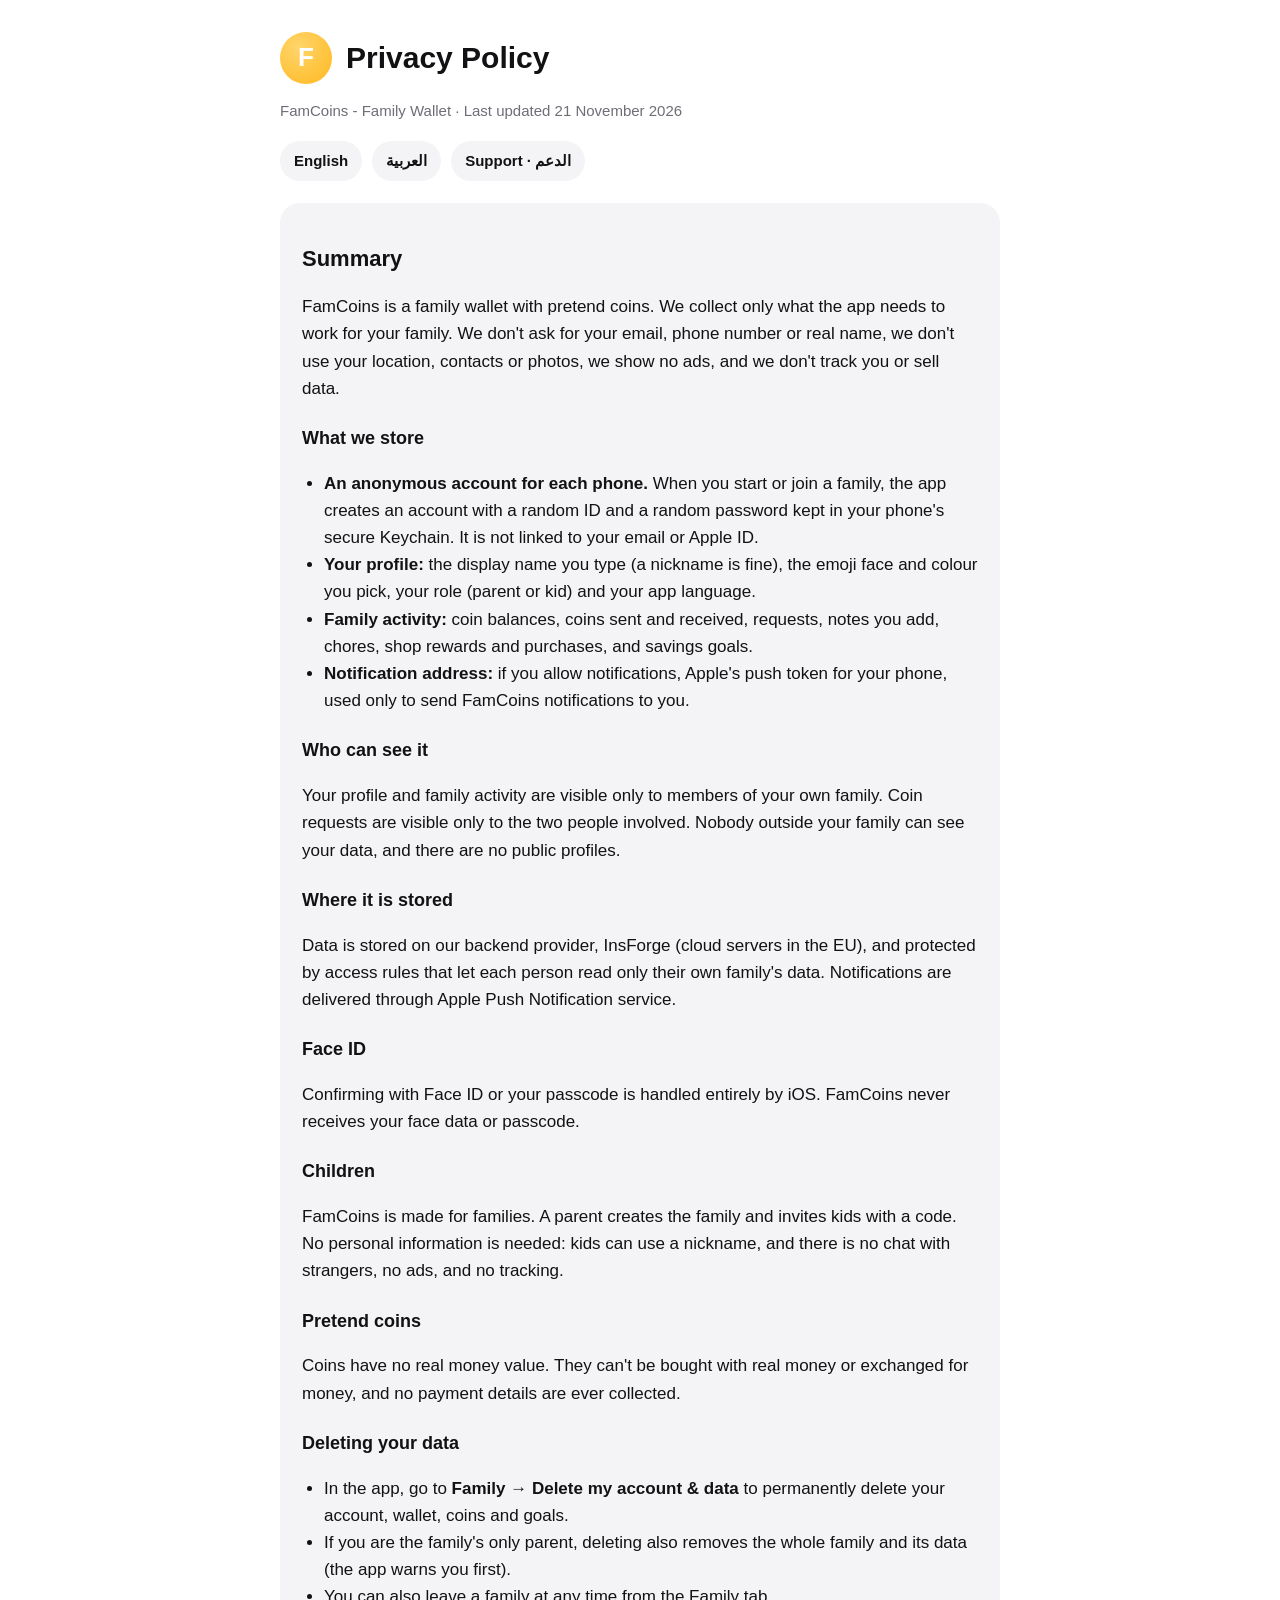
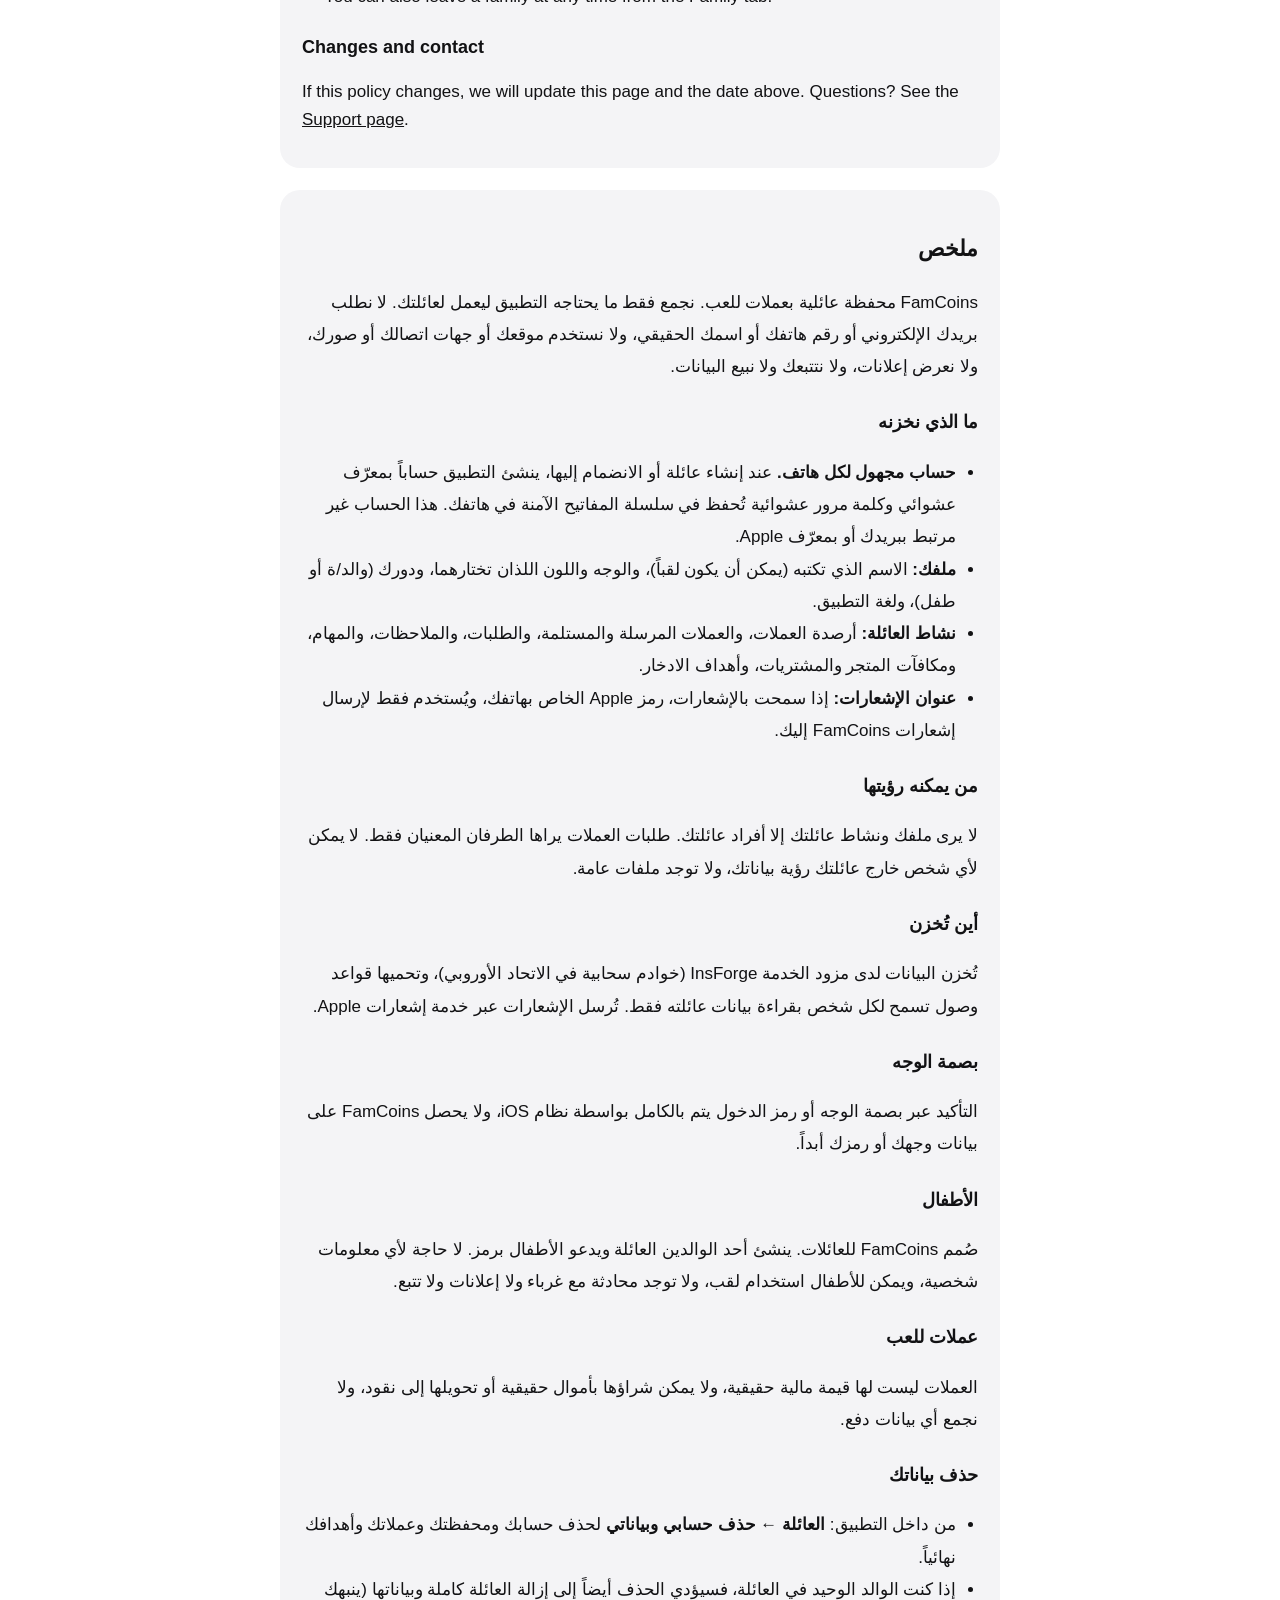
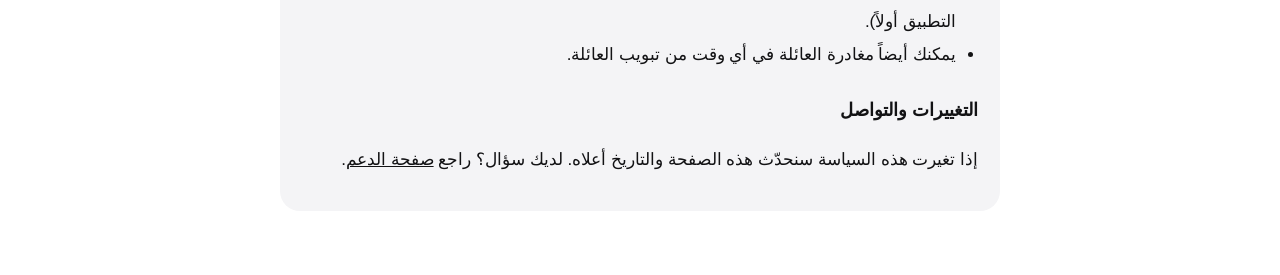
<file: privacy.html>
<!doctype html><html lang="en"><head><meta charset="utf-8"><meta name="viewport" content="width=device-width,initial-scale=1">
<title>FamCoins Privacy Policy</title><link rel="stylesheet" href="style.css"></head><body><main>
<header><div class="coin">F</div><h1>Privacy Policy</h1></header>
<p class="muted">FamCoins - Family Wallet · Last updated 21 November 2026</p>
<nav><a href="#en">English</a><a href="#ar">العربية</a><a href="support.html">Support · الدعم</a></nav>

<section class="lang" id="en">
<h2>Summary</h2>
<p>FamCoins is a family wallet with pretend coins. We collect only what the app needs to work for your family. We don't ask for your email, phone number or real name, we don't use your location, contacts or photos, we show no ads, and we don't track you or sell data.</p>

<h3>What we store</h3>
<ul>
<li><b>An anonymous account for each phone.</b> When you start or join a family, the app creates an account with a random ID and a random password kept in your phone's secure Keychain. It is not linked to your email or Apple ID.</li>
<li><b>Your profile:</b> the display name you type (a nickname is fine), the emoji face and colour you pick, your role (parent or kid) and your app language.</li>
<li><b>Family activity:</b> coin balances, coins sent and received, requests, notes you add, chores, shop rewards and purchases, and savings goals.</li>
<li><b>Notification address:</b> if you allow notifications, Apple's push token for your phone, used only to send FamCoins notifications to you.</li>
</ul>

<h3>Who can see it</h3>
<p>Your profile and family activity are visible only to members of your own family. Coin requests are visible only to the two people involved. Nobody outside your family can see your data, and there are no public profiles.</p>

<h3>Where it is stored</h3>
<p>Data is stored on our backend provider, InsForge (cloud servers in the EU), and protected by access rules that let each person read only their own family's data. Notifications are delivered through Apple Push Notification service.</p>

<h3>Face ID</h3>
<p>Confirming with Face ID or your passcode is handled entirely by iOS. FamCoins never receives your face data or passcode.</p>

<h3>Children</h3>
<p>FamCoins is made for families. A parent creates the family and invites kids with a code. No personal information is needed: kids can use a nickname, and there is no chat with strangers, no ads, and no tracking.</p>

<h3>Pretend coins</h3>
<p>Coins have no real money value. They can't be bought with real money or exchanged for money, and no payment details are ever collected.</p>

<h3>Deleting your data</h3>
<ul>
<li>In the app, go to <b>Family → Delete my account &amp; data</b> to permanently delete your account, wallet, coins and goals.</li>
<li>If you are the family's only parent, deleting also removes the whole family and its data (the app warns you first).</li>
<li>You can also leave a family at any time from the Family tab.</li>
</ul>

<h3>Changes and contact</h3>
<p>If this policy changes, we will update this page and the date above. Questions? See the <a href="support.html">Support page</a>.</p>
</section>

<section class="lang" id="ar" dir="rtl" lang="ar">
<h2>ملخص</h2>
<p>FamCoins محفظة عائلية بعملات للعب. نجمع فقط ما يحتاجه التطبيق ليعمل لعائلتك. لا نطلب بريدك الإلكتروني أو رقم هاتفك أو اسمك الحقيقي، ولا نستخدم موقعك أو جهات اتصالك أو صورك، ولا نعرض إعلانات، ولا نتتبعك ولا نبيع البيانات.</p>

<h3>ما الذي نخزنه</h3>
<ul>
<li><b>حساب مجهول لكل هاتف.</b> عند إنشاء عائلة أو الانضمام إليها، ينشئ التطبيق حساباً بمعرّف عشوائي وكلمة مرور عشوائية تُحفظ في سلسلة المفاتيح الآمنة في هاتفك. هذا الحساب غير مرتبط ببريدك أو بمعرّف Apple.</li>
<li><b>ملفك:</b> الاسم الذي تكتبه (يمكن أن يكون لقباً)، والوجه واللون اللذان تختارهما، ودورك (والد/ة أو طفل)، ولغة التطبيق.</li>
<li><b>نشاط العائلة:</b> أرصدة العملات، والعملات المرسلة والمستلمة، والطلبات، والملاحظات، والمهام، ومكافآت المتجر والمشتريات، وأهداف الادخار.</li>
<li><b>عنوان الإشعارات:</b> إذا سمحت بالإشعارات، رمز Apple الخاص بهاتفك، ويُستخدم فقط لإرسال إشعارات FamCoins إليك.</li>
</ul>

<h3>من يمكنه رؤيتها</h3>
<p>لا يرى ملفك ونشاط عائلتك إلا أفراد عائلتك. طلبات العملات يراها الطرفان المعنيان فقط. لا يمكن لأي شخص خارج عائلتك رؤية بياناتك، ولا توجد ملفات عامة.</p>

<h3>أين تُخزن</h3>
<p>تُخزن البيانات لدى مزود الخدمة InsForge (خوادم سحابية في الاتحاد الأوروبي)، وتحميها قواعد وصول تسمح لكل شخص بقراءة بيانات عائلته فقط. تُرسل الإشعارات عبر خدمة إشعارات Apple.</p>

<h3>بصمة الوجه</h3>
<p>التأكيد عبر بصمة الوجه أو رمز الدخول يتم بالكامل بواسطة نظام iOS، ولا يحصل FamCoins على بيانات وجهك أو رمزك أبداً.</p>

<h3>الأطفال</h3>
<p>صُمم FamCoins للعائلات. ينشئ أحد الوالدين العائلة ويدعو الأطفال برمز. لا حاجة لأي معلومات شخصية، ويمكن للأطفال استخدام لقب، ولا توجد محادثة مع غرباء ولا إعلانات ولا تتبع.</p>

<h3>عملات للعب</h3>
<p>العملات ليست لها قيمة مالية حقيقية، ولا يمكن شراؤها بأموال حقيقية أو تحويلها إلى نقود، ولا نجمع أي بيانات دفع.</p>

<h3>حذف بياناتك</h3>
<ul>
<li>من داخل التطبيق: <b>العائلة ← حذف حسابي وبياناتي</b> لحذف حسابك ومحفظتك وعملاتك وأهدافك نهائياً.</li>
<li>إذا كنت الوالد الوحيد في العائلة، فسيؤدي الحذف أيضاً إلى إزالة العائلة كاملة وبياناتها (ينبهك التطبيق أولاً).</li>
<li>يمكنك أيضاً مغادرة العائلة في أي وقت من تبويب العائلة.</li>
</ul>

<h3>التغييرات والتواصل</h3>
<p>إذا تغيرت هذه السياسة سنحدّث هذه الصفحة والتاريخ أعلاه. لديك سؤال؟ راجع <a href="support.html">صفحة الدعم</a>.</p>
</section>
</main></body></html>
</file>
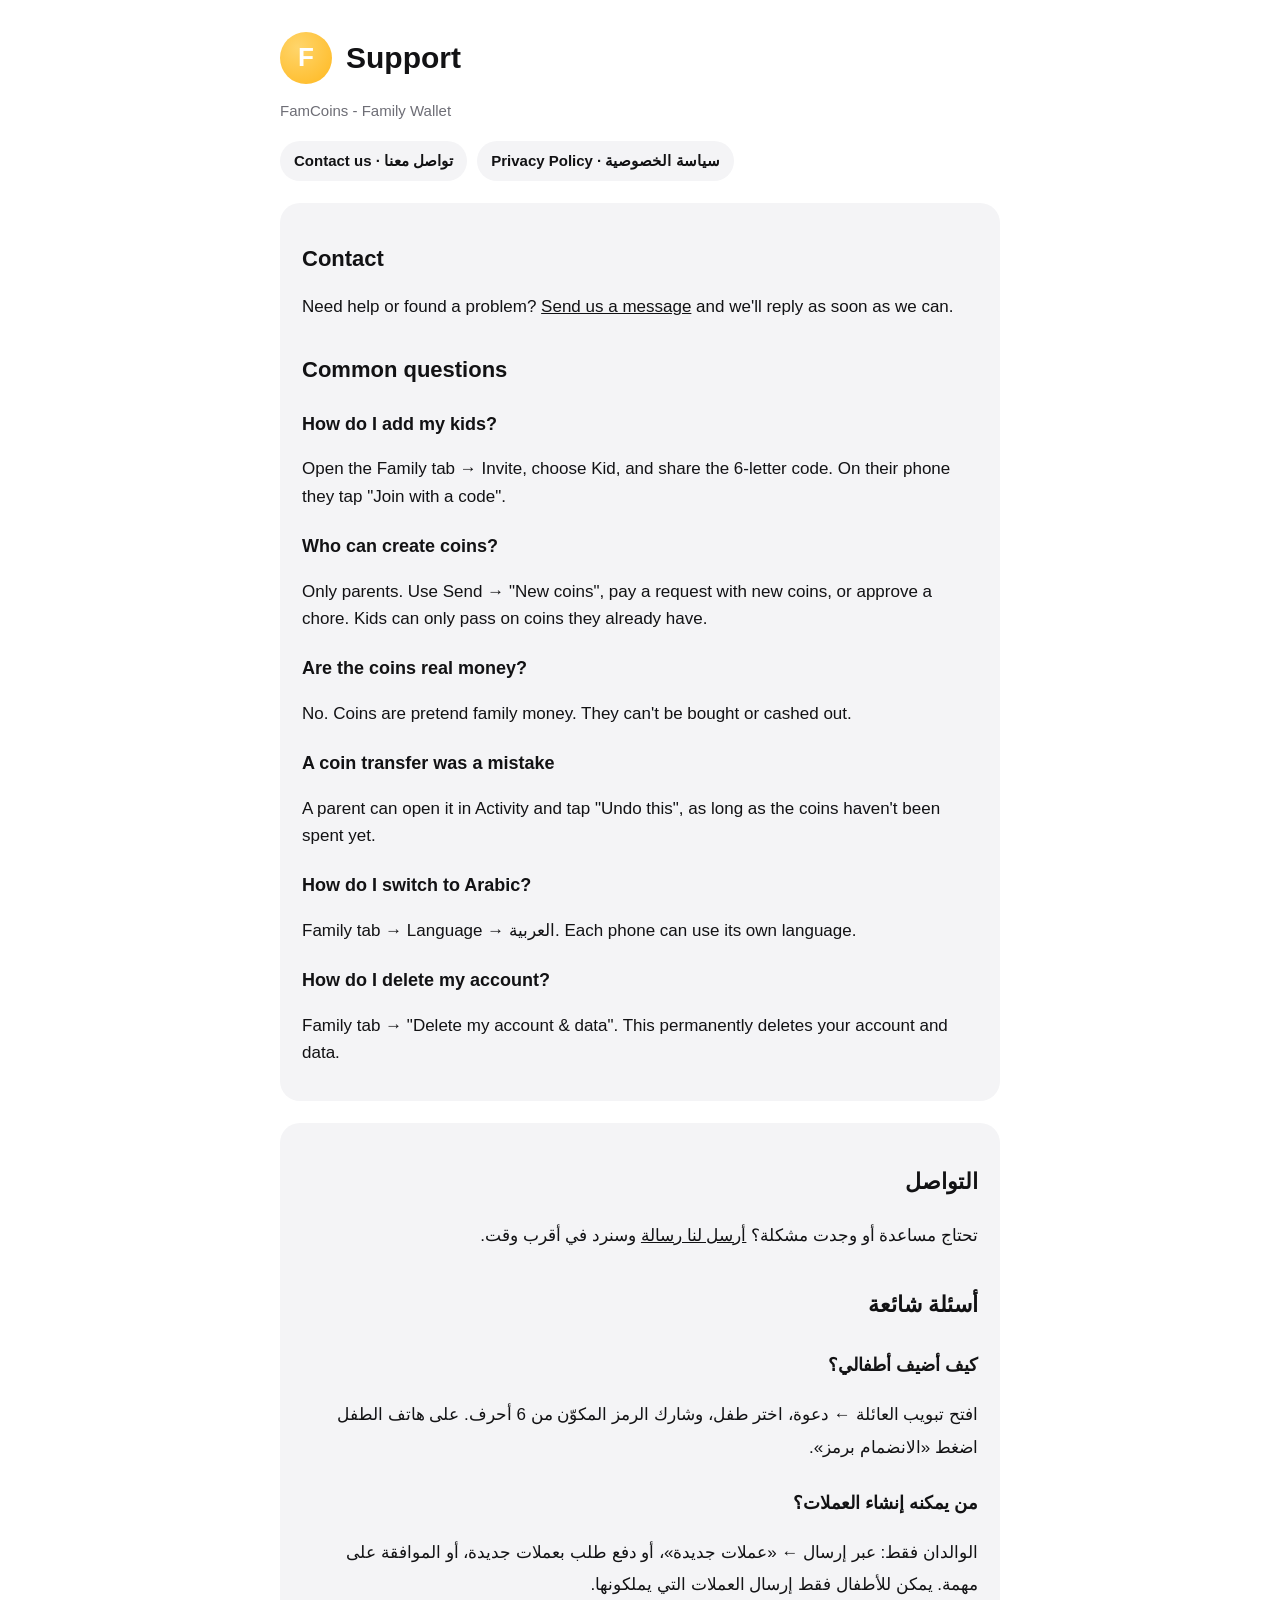
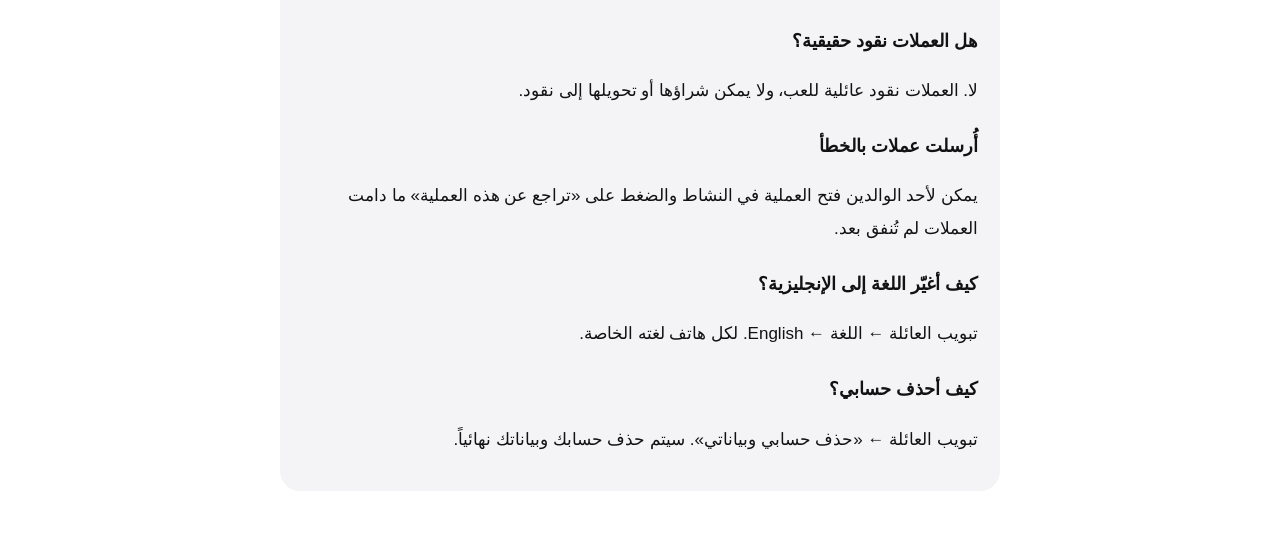
<file: support.html>
<!doctype html><html lang="en"><head><meta charset="utf-8"><meta name="viewport" content="width=device-width,initial-scale=1">
<title>FamCoins Support</title><link rel="stylesheet" href="style.css"></head><body><main>
<header><div class="coin">F</div><h1>Support</h1></header>
<p class="muted">FamCoins - Family Wallet</p>
<nav><a href="https://github.com/uaedoom/famcoins/issues/new">Contact us · تواصل معنا</a><a href="privacy.html">Privacy Policy · سياسة الخصوصية</a></nav>

<section class="lang">
<h2>Contact</h2>
<p>Need help or found a problem? <a href="https://github.com/uaedoom/famcoins/issues/new">Send us a message</a> and we'll reply as soon as we can.</p>
<h2>Common questions</h2>
<h3>How do I add my kids?</h3>
<p>Open the Family tab → Invite, choose Kid, and share the 6-letter code. On their phone they tap "Join with a code".</p>
<h3>Who can create coins?</h3>
<p>Only parents. Use Send → "New coins", pay a request with new coins, or approve a chore. Kids can only pass on coins they already have.</p>
<h3>Are the coins real money?</h3>
<p>No. Coins are pretend family money. They can't be bought or cashed out.</p>
<h3>A coin transfer was a mistake</h3>
<p>A parent can open it in Activity and tap "Undo this", as long as the coins haven't been spent yet.</p>
<h3>How do I switch to Arabic?</h3>
<p>Family tab → Language → العربية. Each phone can use its own language.</p>
<h3>How do I delete my account?</h3>
<p>Family tab → "Delete my account &amp; data". This permanently deletes your account and data.</p>
</section>

<section class="lang" dir="rtl" lang="ar">
<h2>التواصل</h2>
<p>تحتاج مساعدة أو وجدت مشكلة؟ <a href="https://github.com/uaedoom/famcoins/issues/new">أرسل لنا رسالة</a> وسنرد في أقرب وقت.</p>
<h2>أسئلة شائعة</h2>
<h3>كيف أضيف أطفالي؟</h3>
<p>افتح تبويب العائلة ← دعوة، اختر طفل، وشارك الرمز المكوّن من 6 أحرف. على هاتف الطفل اضغط «الانضمام برمز».</p>
<h3>من يمكنه إنشاء العملات؟</h3>
<p>الوالدان فقط: عبر إرسال ← «عملات جديدة»، أو دفع طلب بعملات جديدة، أو الموافقة على مهمة. يمكن للأطفال فقط إرسال العملات التي يملكونها.</p>
<h3>هل العملات نقود حقيقية؟</h3>
<p>لا. العملات نقود عائلية للعب، ولا يمكن شراؤها أو تحويلها إلى نقود.</p>
<h3>أُرسلت عملات بالخطأ</h3>
<p>يمكن لأحد الوالدين فتح العملية في النشاط والضغط على «تراجع عن هذه العملية» ما دامت العملات لم تُنفق بعد.</p>
<h3>كيف أغيّر اللغة إلى الإنجليزية؟</h3>
<p>تبويب العائلة ← اللغة ← English. لكل هاتف لغته الخاصة.</p>
<h3>كيف أحذف حسابي؟</h3>
<p>تبويب العائلة ← «حذف حسابي وبياناتي». سيتم حذف حسابك وبياناتك نهائياً.</p>
</section>
</main></body></html>
</file>
<file: style.css>
:root{--ink:#121214;--sub:#6e6e76;--card:#f4f4f6;--gold:#ffb81f;--bg:#fff}
@media (prefers-color-scheme:dark){:root{--ink:#f2f2f4;--sub:#a0a0a8;--card:#1c1c1f;--bg:#0b0b0c}}
*{box-sizing:border-box}body{margin:0;background:var(--bg);color:var(--ink);font:17px/1.6 -apple-system,BlinkMacSystemFont,"Segoe UI",Tahoma,Arial,sans-serif}
main{max-width:760px;margin:0 auto;padding:32px 20px 64px}
header{display:flex;align-items:center;gap:14px;margin-bottom:8px}
.coin{width:52px;height:52px;border-radius:50%;background:radial-gradient(circle at 35% 30%,#ffd56b,var(--gold));display:grid;place-items:center;color:#fff;font-weight:900;font-size:26px;flex:none}
h1{font-size:30px;margin:0}h2{font-size:22px;margin:32px 0 8px}h3{font-size:18px;margin:22px 0 6px}
p,li{color:var(--ink)}.muted{color:var(--sub);font-size:15px}
nav{display:flex;gap:10px;flex-wrap:wrap;margin:18px 0 8px}nav a{background:var(--card);color:var(--ink);text-decoration:none;padding:8px 14px;border-radius:999px;font-weight:600;font-size:15px}
section.lang{background:var(--card);border-radius:20px;padding:6px 22px 18px;margin-top:22px}
section[dir=rtl]{font-family:"Geeza Pro","Noto Naskh Arabic",Tahoma,Arial,sans-serif;line-height:1.9}
a{color:inherit}ul{padding-inline-start:22px}
</file>
